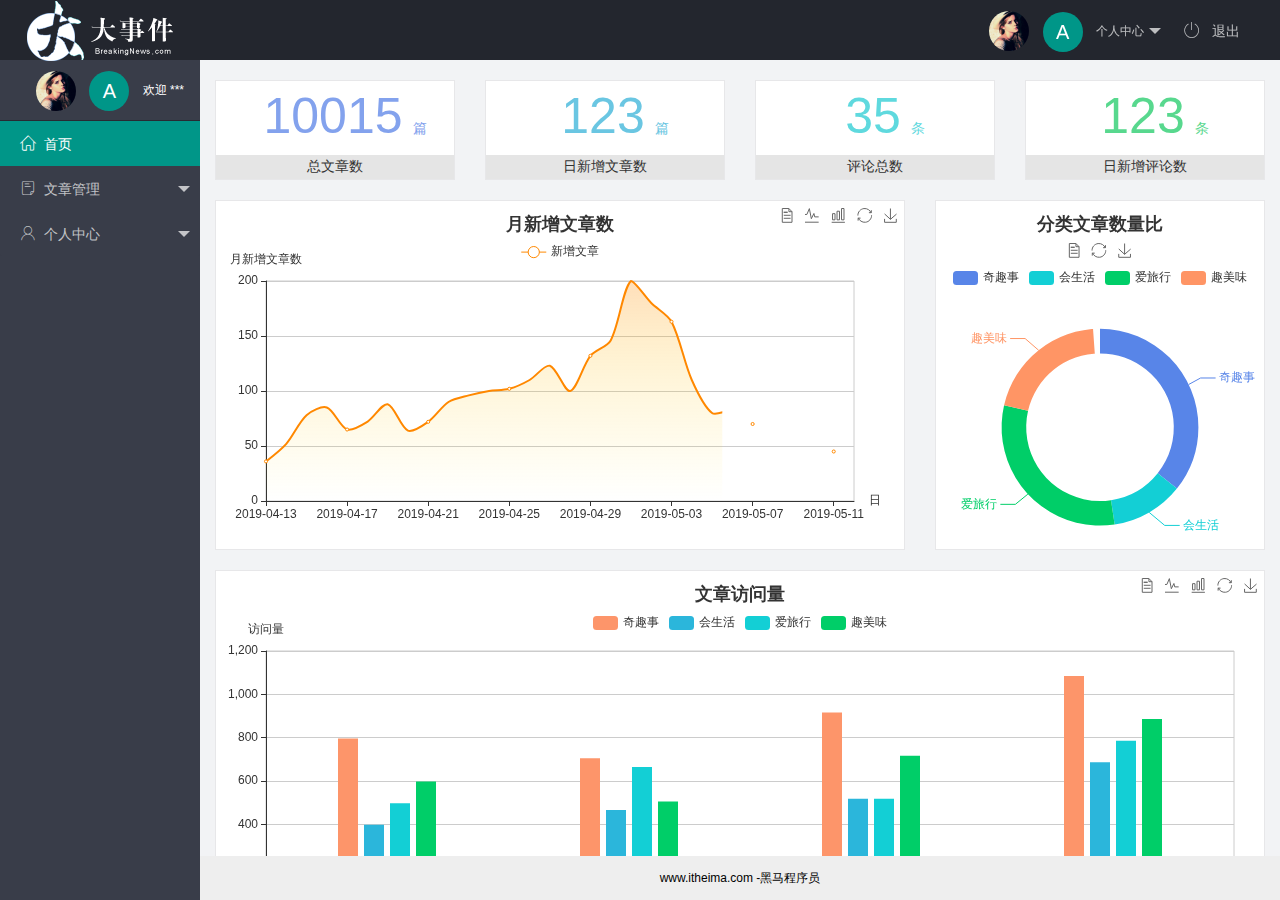
<file: index.html>
<!DOCTYPE html>
<html lang="en">

<head>
  <meta charset="UTF-8">
  <meta http-equiv="X-UA-Compatible" content="IE=edge">
  <meta name="viewport" content="width=device-width, initial-scale=1.0">
  <title>后台主页</title>
  <!-- 导入layui 的样式表 -->
  <link rel="stylesheet" href="/assets/lib/layui/css/layui.css">
  <!-- 导入第三方图标库 -->
  <link rel="stylesheet" href="/assets/fonts/iconfont.css">
  <!-- 导入自己的css -->
  <link rel="stylesheet" href="/assets/css/index.css">
</head>

<body class="layui-layout-body">
  <div class="layui-layout layui-layout-admin">
    <div class="layui-header">

      <div class="layui-logo">
        <img src="/assets/images/logo.png" alt="">
      </div>
      <!-- 头部区域（可配合layui已有的水平导航） -->


      <dl class="layui-nav-child">
        <dd><a href="">邮件管理</a></dd>
        <dd><a href="">消息管理</a></dd>
        <dd><a href="">授权管理</a></dd>
      </dl>
      </li>

      <ul class="layui-nav layui-layout-right">
        <li class="layui-nav-item">
          <a href="javascript:;" class="userinfo">
            <img src="/assets/images/sample.jpg" class="layui-nav-img">
            <span class="text-avatar">A</span>
            个人中心
          </a>
          <dl class="layui-nav-child">
            <dd><a href="/ueser/user_info.html" target="fm">基本资料</a></dd>
            <dd><a href="/ueser/ueser_avatar.html" target="fm">更换头像</a></dd>
            <dd><a href="/ueser/user.pwd.html" target="fm">重置密码</a></dd>
          </dl>
        </li>
        <li class="layui-nav-item"><a href="javascript:;" id="btnLogout"><span class="iconfont icon-tuichu"></span>
            退出</a></li>
      </ul>
    </div>

    <div class="layui-side layui-bg-black">
      <div class="layui-side-scroll">
        <div class="userinfo">
          <img src="/assets/images/sample.jpg" class="layui-nav-img">
          <span class="text-avatar">A</span>
          <span id='welcome'>欢迎 ***</span>
        </div>
        <!-- 左侧导航区域（可配合layui已有的垂直导航） -->
        <ul class="layui-nav layui-nav-tree" lay-shrink='all'>
          <li class="layui-nav-item layui-this"><a href="/home/dashboard.html" target="fm"><span
                class="iconfont icon-home"></span>首页</a></li>
          <li class="layui-nav-item ">
            <a class="" href="javascript:;"><span class="iconfont icon-16"></span>文章管理</a>
            <dl class="layui-nav-child">
              <dd><a href="/article/art_cate.html" target="fm"><i class="layui-icon layui-icon-app"></i> 文章类别</a></dd>
              <dd><a href="/article/art_list.html" target="fm"><i class="layui-icon layui-icon-app"></i> 文章列表</a></dd>
              <dd><a href="/article/art_pub.html" target="fm"><i class="layui-icon layui-icon-app"></i> 发布文章</a></dd>

            </dl>
          </li>
          <li class="layui-nav-item">
            <a href="javascript:;"><span class="iconfont icon-user"></span>个人中心</a>
            <dl class="layui-nav-child">
              <dd><a href="/ueser/user_info.html" target="fm"><i class="layui-icon layui-icon-app"></i>
                  基本资料</a></dd>
              <dd><a href="/ueser/ueser_avatar.html" target="fm"><i class="layui-icon layui-icon-app"></i> 更换头像</a></dd>
              <dd><a href="/ueser/user.pwd.html" target="fm"><i class="layui-icon layui-icon-app"></i> 重置密码</a></dd>

            </dl>
          </li>

        </ul>
      </div>
    </div>

    <div class="layui-body">
      <!-- 内容主体区域 -->
      <iframe name="fm" src="/home/dashboard.html" frameborder="0"></iframe>
    </div>

    <div class="layui-footer">
      <!-- 底部固定区域 -->
      www.itheima.com -黑马程序员
    </div>
  </div>
  <!-- <script src="../src/layui.js"></script>
  <script>
    //JavaScript代码区域
    layui.use('element', function () {
      var element = layui.element;

    });
  </script> -->
  <!-- 导入 layui 的js文件 -->
  <script src="./assets/lib/layui/layui.all.js"></script>
  <!-- 导入 jQuery -->
  <script src="/assets/lib/jquery.js"></script>
  <!-- d导入自己封装的 baseAPI -->
  <script src="/assets/js/baseAPI.js"></script>
  <!-- 导入自己的 js文件 -->
  <script src="/assets/js/index.js"></script>
</body>


</html>
</file>
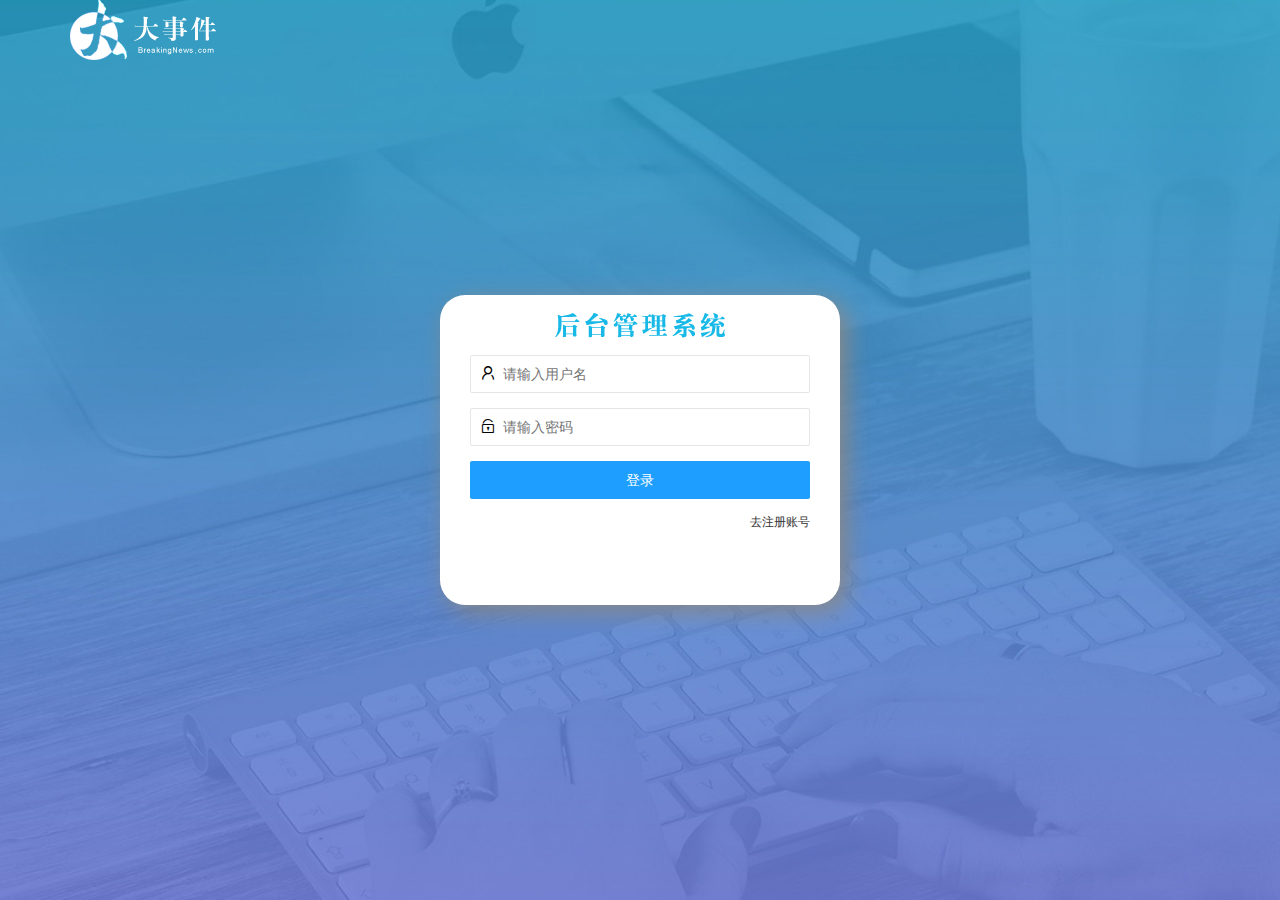
<file: login.html>
<!DOCTYPE html>
<html lang="en">

<head>
  <meta charset="UTF-8">
  <meta http-equiv="X-UA-Compatible" content="IE=edge">
  <meta name="viewport" content="width=device-width, initial-scale=1.0">
  <title>大事件-登录注册事件</title>
  <!-- 导入layui 的样式 -->
  <link rel="stylesheet" href="./assets/lib/layui/css/layui.css">
  <!-- 导入自己的样式表 -->
  <link rel="stylesheet" href="./assets/css/login.css">

</head>

<body>
  <!-- 头部区域 -->
  <div class="layui-main">
    <img src="./assets/images/logo.png" alt="">
  </div>
  <!-- 登录注册区域 -->
  <div class="loginAndRegBox">
    <div class="title-box"></div>
    <!-- 登录的div -->
    <div class="login-box">
      <!-- 登录的表单 -->
      <form class="layui-form" action="" id="form_login">
        <!-- 用户名 -->
        <div class="layui-form-item">
          <i class="layui-icon layui-icon-username"></i>
          <input type="text" name="username" required lay-verify="required" placeholder="请输入用户名" autocomplete="off"
            class="layui-input" />
        </div>
        <!-- 密码框 -->
        <div class="layui-form-item">
          <i class="layui-icon layui-icon-password"></i>
          <input type="password" name="password" required lay-verify="required|pwd" placeholder="请输入密码"
            autocomplete="off" class="layui-input" />
        </div>
        <!-- 登录按钮 -->
        <div class="layui-form-item">
          <button class="layui-btn layui-btn-fluid layui-btn-normal" lay-submit lay-filter="formDemo">登录</button>

        </div>
        <div class="layui-form-item links">
          <a href="javascript:;" id="link_reg">去注册账号</a>
        </div>
    </div>

    </form>
    <div class="reg-box">
      <!-- 注册的表单 -->
      <form class="layui-form" action="" id='form_reg'>
        <!-- 用户名 -->
        <div class="layui-form-item">
          <i class="layui-icon layui-icon-username"></i>
          <input type="text" name="username" required lay-verify="required" placeholder="请输入用户名" autocomplete="off"
            class="layui-input" />
        </div>
        <!-- 密码 -->
        <div class="layui-form-item">
          <i class="layui-icon layui-icon-password"></i>
          <input type="password" name="password" required lay-verify="required|pwd" placeholder="请输入密码"
            autocomplete="off" class="layui-input" />
        </div>
        <!-- 密码确认框 -->
        <div class="layui-form-item">
          <i class="layui-icon layui-icon-password"></i>
          <input type="password" name="repassword" required lay-verify="required|pwd|repwd" placeholder="再次确认密码"
            autocomplete="off" class="layui-input" />
        </div>
        <!-- 注册按钮 -->
        <div class="layui-form-item">
          <!-- 注意：表单提交按钮和普通按钮的区别，就是 lay-submit 属性 -->
          <button class="layui-btn layui-btn-fluid layui-btn-normal" lay-submit>注册</button>
        </div>
        <div class="layui-form-item links">
          <a href="javascript:;" id="link_login">去登录</a>
        </div>
      </form>
      <!-- <a href="javascript:;" id="link_login">去登录</a> -->
    </div>
  </div>



  <!-- layui 的js文件 -->
  <script src="./assets/lib/layui/layui.all.js"></script>
  <!-- 导入 Jquery -->
  <script src="/assets/lib/jquery.js"></script>
  <!-- 导入自己封装的baseAPI .js -->
  <script src="/assets/js/baseAPI.js"></script>
  <!-- 导入自己的 js -->
  <script src="/assets/js/login.js"></script>

</body>

</html>
</file>
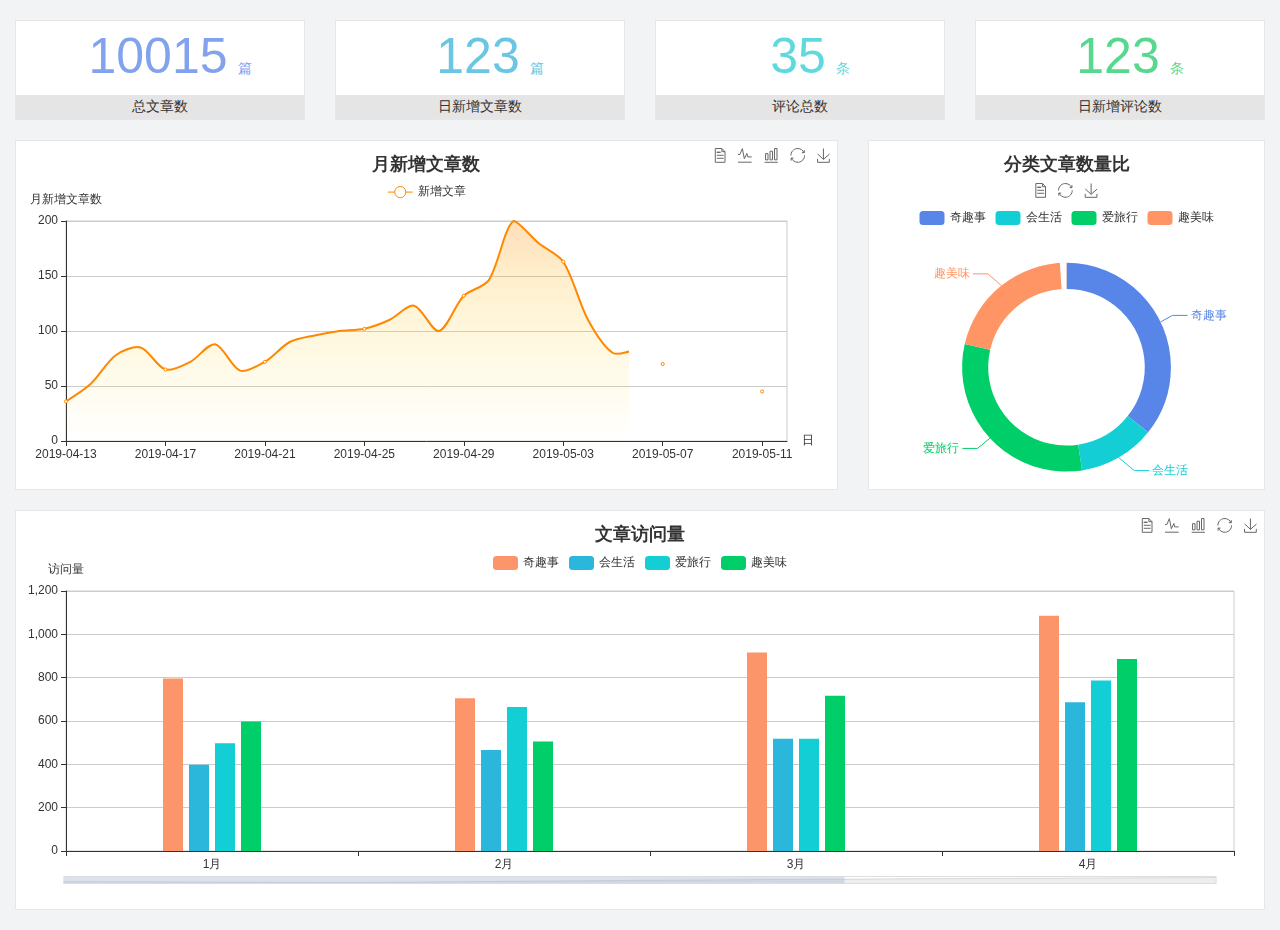
<file: home/dashboard.html>
<!DOCTYPE html>
<html lang="en">

<head>
  <meta charset="UTF-8">
  <meta name="viewport" content="width=device-width, initial-scale=1.0">
  <meta http-equiv="X-UA-Compatible" content="ie=edge">
  <title>图表统计</title>
  <link rel="stylesheet" href="../../assets/lib/bootstrap.css" />
  <link rel="stylesheet" href="../../assets/lib/main.css" />
  <script src="../../assets/lib/jquery.js"></script>
  <script type="text/javascript" src="../../assets/lib/echarts.min.js"></script>
</head>

<body>
  <div class="container-fluid">
    <div class="row spannel_list">
      <div class="col-sm-3 col-xs-6">
        <div class="spannel">
          <em>10015</em><span>篇</span>
          <b>总文章数</b>
        </div>
      </div>
      <div class="col-sm-3 col-xs-6">
        <div class="spannel scolor01">
          <em>123</em><span>篇</span>
          <b>日新增文章数</b>
        </div>
      </div>
      <div class="col-sm-3 col-xs-6">
        <div class="spannel scolor02">
          <em>35</em><span>条</span>
          <b>评论总数</b>
        </div>
      </div>
      <div class="col-sm-3 col-xs-6">
        <div class="spannel scolor03">
          <em>123</em><span>条</span>
          <b>日新增评论数</b>
        </div>
      </div>
    </div>
  </div>

  <div class="container-fluid">
    <div class="row curve-pie">
      <div class="col-lg-8 col-md-8">
        <div class="gragh_pannel" id="curve_show"></div>
      </div>
      <div class="col-lg-4 col-md-4">
        <div class="gragh_pannel" id="pie_show"></div>
      </div>
    </div>
  </div>

  <div class="container-fluid">
    <div class="column_pannel" id="column_show"></div>
  </div>

  <script>
    var oChart = echarts.init(document.getElementById('curve_show'));
    var aList_all = [
      { 'count': 36, 'date': '2019-04-13' },
      { 'count': 52, 'date': '2019-04-14' },
      { 'count': 78, 'date': '2019-04-15' },
      { 'count': 85, 'date': '2019-04-16' },
      { 'count': 65, 'date': '2019-04-17' },
      { 'count': 72, 'date': '2019-04-18' },
      { 'count': 88, 'date': '2019-04-19' },
      { 'count': 64, 'date': '2019-04-20' },
      { 'count': 72, 'date': '2019-04-21' },
      { 'count': 90, 'date': '2019-04-22' },
      { 'count': 96, 'date': '2019-04-23' },
      { 'count': 100, 'date': '2019-04-24' },
      { 'count': 102, 'date': '2019-04-25' },
      { 'count': 110, 'date': '2019-04-26' },
      { 'count': 123, 'date': '2019-04-27' },
      { 'count': 100, 'date': '2019-04-28' },
      { 'count': 132, 'date': '2019-04-29' },
      { 'count': 146, 'date': '2019-04-30' },
      { 'count': 200, 'date': '2019-05-01' },
      { 'count': 180, 'date': '2019-05-02' },
      { 'count': 163, 'date': '2019-05-03' },
      { 'count': 110, 'date': '2019-05-04' },
      { 'count': 80, 'date': '2019-05-05' },
      { 'count': 82, 'date': '2019-05-06' },
      { 'count': 70, 'date': '2019-05-07' },
      { 'count': 65, 'date': '2019-05-08' },
      { 'count': 54, 'date': '2019-05-09' },
      { 'count': 40, 'date': '2019-05-10' },
      { 'count': 45, 'date': '2019-05-11' },
      { 'count': 38, 'date': '2019-05-12' },
    ];

    let aCount = [];
    let aDate = [];

    for (var i = 0; i < aList_all.length; i++) {
      aCount.push(aList_all[i].count);
      aDate.push(aList_all[i].date);
    }

    var chartopt = {
      title: {
        text: '月新增文章数',
        left: 'center',
        top: '10'
      },
      tooltip: {
        trigger: 'axis'
      },
      legend: {
        data: ['新增文章'],
        top: '40'
      },
      toolbox: {
        show: true,
        feature: {
          mark: { show: true },
          dataView: { show: true, readOnly: false },
          magicType: { show: true, type: ['line', 'bar'] },
          restore: { show: true },
          saveAsImage: { show: true }
        }
      },
      calculable: true,
      xAxis: [
        {
          name: '日',
          type: 'category',
          boundaryGap: false,
          data: aDate
        }
      ],
      yAxis: [
        {
          name: '月新增文章数',
          type: 'value'
        }
      ],
      series: [
        {
          name: '新增文章',
          type: 'line',
          smooth: true,
          itemStyle: { normal: { areaStyle: { type: 'default' }, color: '#f80' }, lineStyle: { color: '#f80' } },
          data: aCount
        }],
      areaStyle: {
        normal: {
          color: new echarts.graphic.LinearGradient(0, 0, 0, 1, [{
            offset: 0,
            color: 'rgba(255,136,0,0.39)'
          }, {
            offset: .34,
            color: 'rgba(255,180,0,0.25)'
          }, {
            offset: 1,
            color: 'rgba(255,222,0,0.00)'
          }])

        }
      },
      grid: {
        show: true,
        x: 50,
        x2: 50,
        y: 80,
        height: 220
      }
    };

    oChart.setOption(chartopt);


    var oPie = echarts.init(document.getElementById('pie_show'));
    var oPieopt =
    {
      title: {
        top: 10,
        text: '分类文章数量比',
        x: 'center'
      },
      tooltip: {
        trigger: 'item',
        formatter: "{a} <br/>{b} : {c} ({d}%)"
      },
      color: ['#5885e8', '#13cfd5', '#00ce68', '#ff9565'],
      legend: {
        x: 'center',
        top: 65,
        data: ['奇趣事', '会生活', '爱旅行', '趣美味']
      },
      toolbox: {
        show: true,
        x: 'center',
        top: 35,
        feature: {
          mark: { show: true },
          dataView: { show: true, readOnly: false },
          magicType: {
            show: true,
            type: ['pie', 'funnel'],
            option: {
              funnel: {
                x: '25%',
                width: '50%',
                funnelAlign: 'left',
                max: 1548
              }
            }
          },
          restore: { show: true },
          saveAsImage: { show: true }
        }
      },
      calculable: true,
      series: [
        {
          name: '访问来源',
          type: 'pie',
          radius: ['45%', '60%'],
          center: ['50%', '65%'],
          data: [
            { value: 300, name: '奇趣事' },
            { value: 100, name: '会生活' },
            { value: 260, name: '爱旅行' },
            { value: 180, name: '趣美味' }
          ]
        }
      ]
    };
    oPie.setOption(oPieopt);



    var oColumn = this.echarts.init(document.getElementById('column_show'));
    var oColumnopt =
    {
      title: {
        text: '文章访问量',
        left: 'center',
        top: '10'
      },
      tooltip: {
        trigger: 'axis'
      },
      legend: {
        data: ['奇趣事', '会生活', '爱旅行', '趣美味'],
        top: '40'
      },
      toolbox: {
        show: true,
        feature: {
          mark: { show: true },
          dataView: { show: true, readOnly: false },
          magicType: { show: true, type: ['line', 'bar'] },
          restore: { show: true },
          saveAsImage: { show: true }
        }
      },
      calculable: true,
      xAxis: [
        {
          type: 'category',
          data: ['1月', '2月', '3月', '4月', '5月']
        }
      ],
      yAxis: [
        {
          name: '访问量',
          type: 'value'
        }
      ],
      series: [
        {
          name: '奇趣事',
          type: 'bar',
          barWidth: 20,
          itemStyle: {
            normal: { areaStyle: { type: 'default' }, color: '#fd956a' }
          },
          data: [800, 708, 920, 1090, 1200]
        },
        {
          name: '会生活',
          type: 'bar',
          barWidth: 20,
          itemStyle: {
            normal: { areaStyle: { type: 'default' }, color: '#2bb6db' }
          },
          data: [400, 468, 520, 690, 800]
        },
        {
          name: '爱旅行',
          type: 'bar',
          barWidth: 20,
          itemStyle: {
            normal: { areaStyle: { type: 'default' }, color: '#13cfd5' }
          },
          data: [500, 668, 520, 790, 900]
        },
        {
          name: '趣美味',
          type: 'bar',
          barWidth: 20,
          itemStyle: {
            normal: { areaStyle: { type: 'default' }, color: '#00ce68' }
          },
          data: [600, 508, 720, 890, 1000]
        }
      ],
      grid: {
        show: true,
        x: 50,
        x2: 30,
        y: 80,
        height: 260
      },
      dataZoom: [//给x轴设置滚动条
        {
          start: 0,//默认为0
          end: 100 - 1000 / 31,//默认为100
          type: 'slider',
          show: true,
          xAxisIndex: [0],
          handleSize: 0,//滑动条的 左右2个滑动条的大小
          height: 8,//组件高度
          left: 45, //左边的距离
          right: 50,//右边的距离
          bottom: 26,//右边的距离
          handleColor: '#ddd',//h滑动图标的颜色
          handleStyle: {
            borderColor: "#cacaca",
            borderWidth: "1",
            shadowBlur: 2,
            background: "#ddd",
            shadowColor: "#ddd",
          }
        }]
    };
    oColumn.setOption(oColumnopt);
  </script>
</body>

</html>
</file>
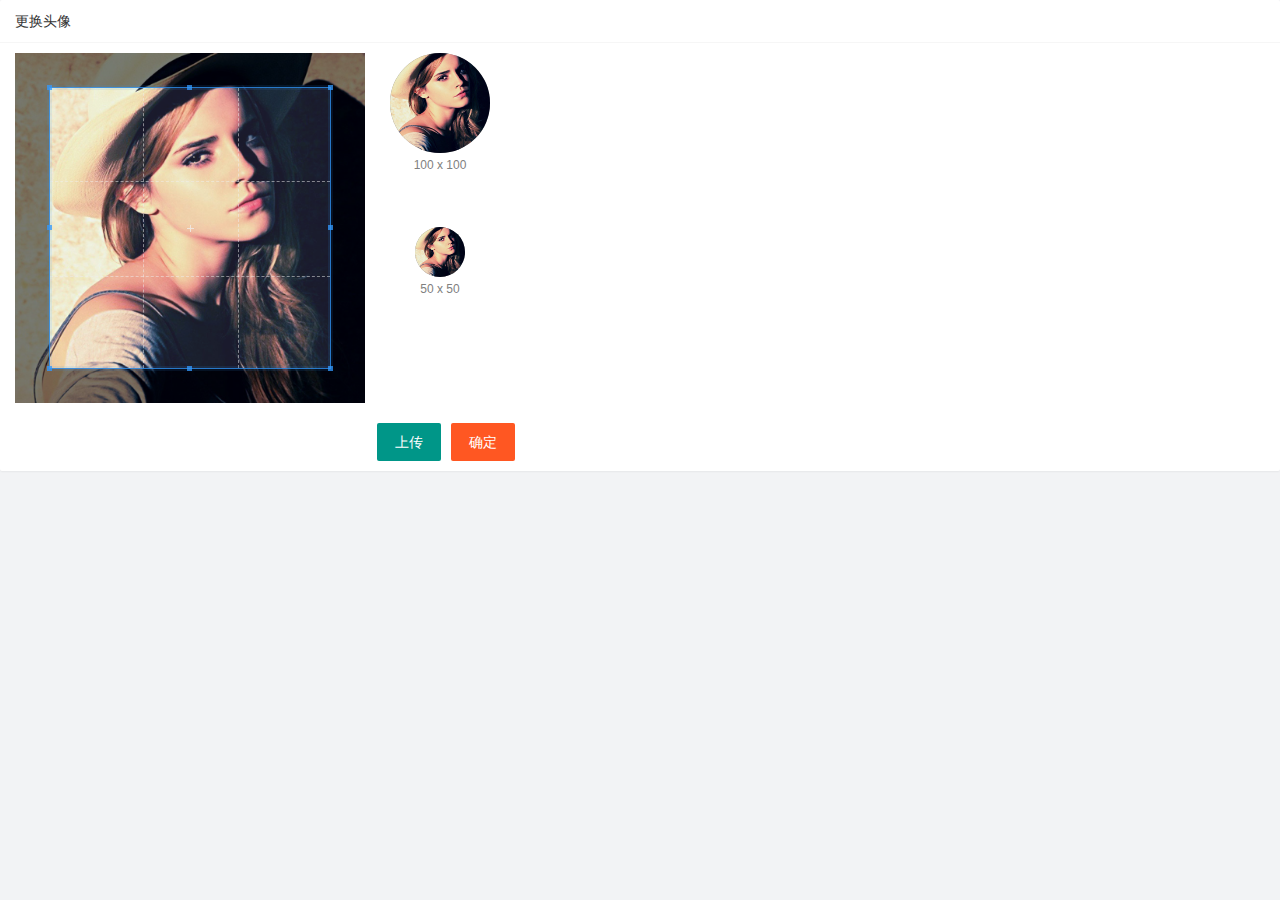
<file: ueser/ueser_avatar.html>
<!DOCTYPE html>
<html lang="en">

<head>
  <meta charset="UTF-8">
  <meta http-equiv="X-UA-Compatible" content="IE=edge">
  <meta name="viewport" content="width=device-width, initial-scale=1.0">
  <title>Document</title>
  <link rel="stylesheet" href="/assets/lib/layui/css/layui.css">
  <link rel="stylesheet" href="/assets/lib/cropper/cropper.css" />
  <link rel="stylesheet" href="/assets/css/user/user_avatar.css">
</head>

<body>
  <!-- 卡片区 -->
  <div class="layui-card">
    <div class="layui-card-header">更换头像</div>
    <div class="layui-card-body">
      <!-- 第一行的图片裁剪和预览区域 -->
      <div class="row1">
        <!-- 图片裁剪区域 -->
        <div class="cropper-box">
          <!-- 这个 img 标签很重要，将来会把它初始化为裁剪区域 -->
          <img id="image" src="/assets/images/sample.jpg" />
        </div>
        <!-- 图片的预览区域 -->
        <div class="preview-box">
          <div>
            <!-- 宽高为 100px 的预览区域 -->
            <div class="img-preview w100"></div>
            <p class="size">100 x 100</p>
          </div>
          <div>
            <!-- 宽高为 50px 的预览区域 -->
            <div class="img-preview w50"></div>
            <p class="size">50 x 50</p>
          </div>
        </div>
      </div>

      <!-- 第二行的按钮区域 -->
      <div class="row2">
        <!-- 通过 accept 属性 可以指定 允许用户选择什么类型的文件 -->
        <input type="file" id="file" accept="image/png,image/jpg">
        <button type="button" class="layui-btn" id="btnChooseImage">上传</button>
        <button type="button" class="layui-btn layui-btn-danger" id="btnUpload">确定</button>
      </div>
    </div>
  </div>
  <script src="/assets/lib/layui/layui.all.js"></script>
  <script src="/assets/lib/jquery.js"></script>
  <script src="/assets/lib/cropper/Cropper.js"></script>
  <script src="/assets/lib/cropper/jquery-cropper.js"></script>
  <script src="/assets/js/baseAPI.js"></script>
  <script src="/assets/js/user_avatar.js"></script>
</body>

</html>
</file>
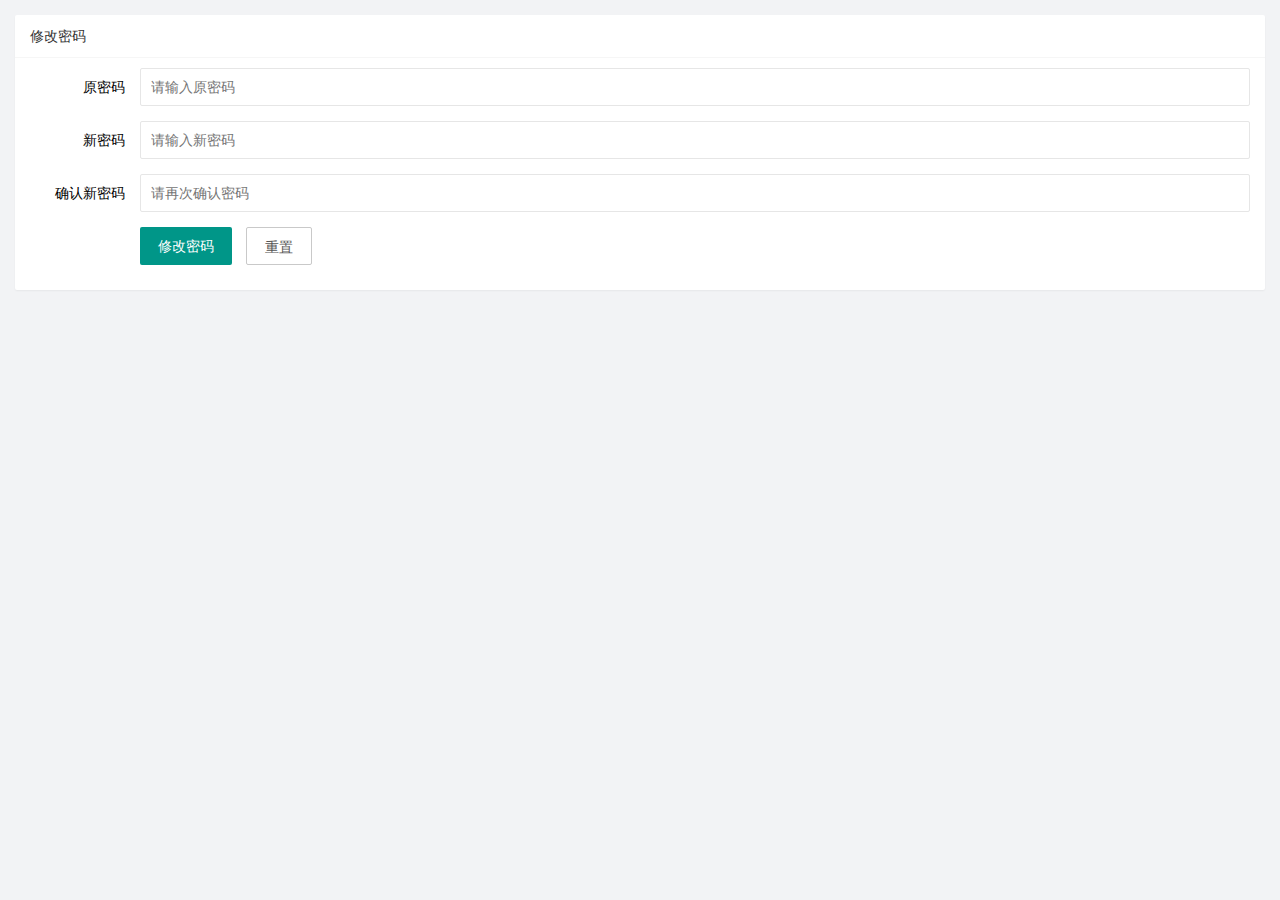
<file: ueser/user.pwd.html>
<!DOCTYPE html>
<html lang="en">

<head>
  <meta charset="UTF-8">
  <meta http-equiv="X-UA-Compatible" content="IE=edge">
  <meta name="viewport" content="width=device-width, initial-scale=1.0">

  <title>Document</title>
  <link rel="stylesheet" href="/assets/lib/layui/css/layui.css">
  <link rel="stylesheet" href="/assets/css/user/user_pwd.css">
</head>

<body>
  <!-- 卡片区域 -->
  <div class="layui-card">
    <div class="layui-card-header">修改密码</div>
    <div class="layui-card-body">
      <form class="layui-form" action="">
        <div class="layui-form-item">
          <label class="layui-form-label">原密码</label>
          <div class="layui-input-block">
            <input type="password" name="oldPwd" required lay-verify="required|pwd" placeholder="请输入原密码"
              autocomplete="off" class="layui-input">
          </div>
        </div>
        <div class="layui-form-item">
          <label class="layui-form-label">新密码</label>
          <div class="layui-input-block">
            <input type="password" name="newPwd" required lay-verify="required|pwd|samePwd" placeholder="请输入新密码"
              autocomplete="off" class="layui-input">
          </div>
        </div>
        <div class="layui-form-item">
          <label class="layui-form-label">确认新密码</label>
          <div class="layui-input-block">
            <input type="password" name="rePwd" required lay-verify="required|pwd|rePwd" placeholder="请再次确认密码"
              autocomplete="off" class="layui-input">
          </div>
        </div>
        <div class="layui-form-item">
          <div class="layui-input-block">
            <button class="layui-btn" lay-submit lay-filter="formDemo">修改密码</button>
            <button type="reset" class="layui-btn layui-btn-primary">重置</button>
          </div>
        </div>
      </form>
    </div>
  </div>
  <!-- layui 的js -->
  <script src="/assets/lib/layui/layui.all.js"></script>
  <!-- jQuery -->
  <script src="/assets/lib/jquery.js"></script>
  <!-- baseAPI -->
  <script src="/assets/js/baseAPI.js"></script>
  <!-- 自己的js -->
  <script src="/assets/js/user_pwd.js"></script>
</body>

</html>
</file>
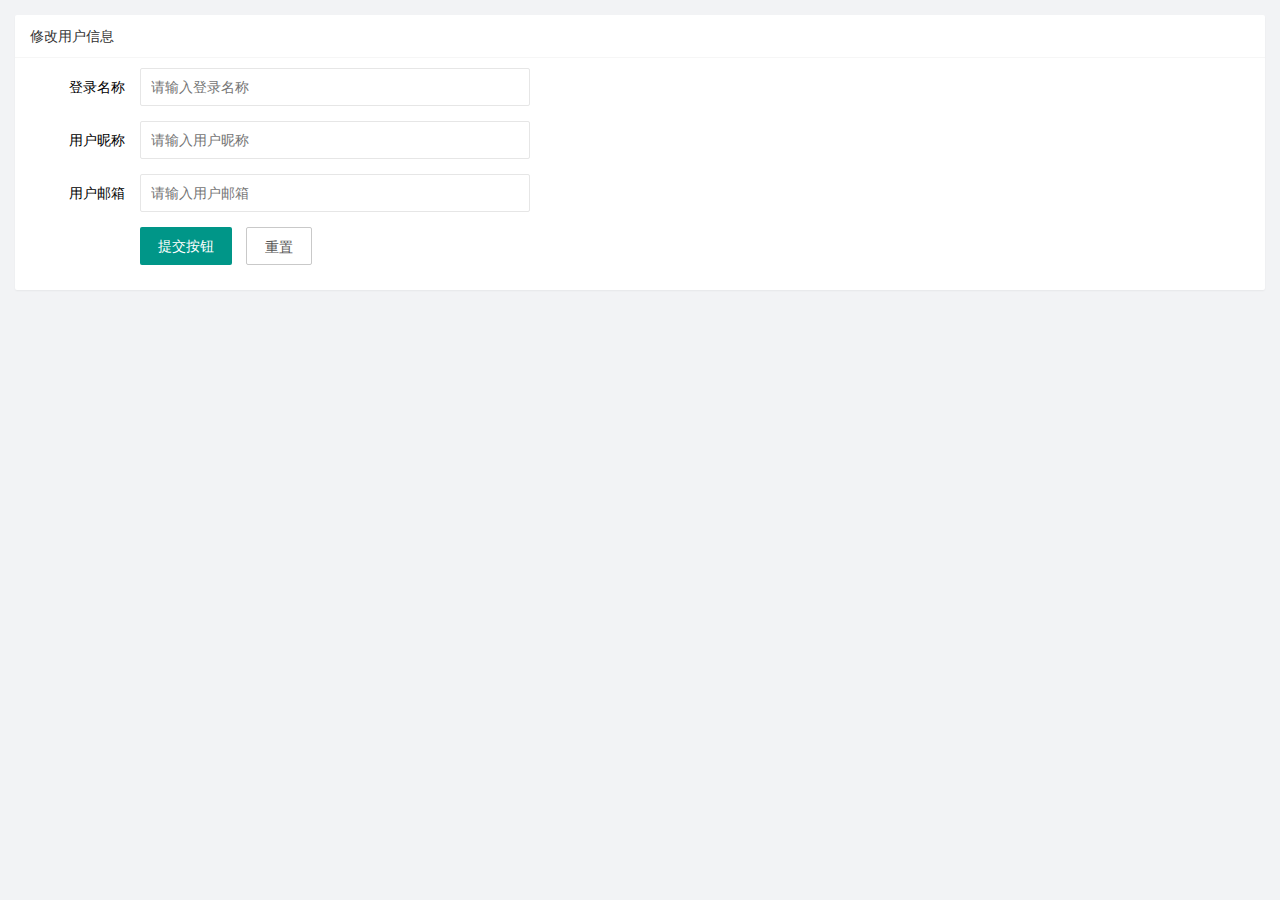
<file: ueser/user_info.html>
<!DOCTYPE html>
<html lang="en">

<head>
  <meta charset="UTF-8">
  <meta http-equiv="X-UA-Compatible" content="IE=edge">
  <meta name="viewport" content="width=device-width, initial-scale=1.0">
  <title>Document</title>
  <!-- layui 的样式 -->
  <link rel="stylesheet" href="/assets/lib/layui/css/layui.css">
  <!-- 自己的样式 -->
  <link rel="stylesheet" href="/assets/css/user/user_info.css">

</head>

<body>
  <!-- 卡片区域 -->
  <div class="layui-card">
    <div class="layui-card-header">修改用户信息</div>
    <div class="layui-card-body">
      <form class="layui-form" lay-filter="formUserInfo">
        <!-- 隐藏域 -->
        <input type="hidden" name="id" value="" />
        <div class="layui-form-item">
          <label class="layui-form-label">登录名称</label>
          <div class="layui-input-block">
            <input type="text" name="username" required lay-verify="required" placeholder="请输入登录名称" autocomplete="off"
              class="layui-input">
          </div>
        </div>
        <div class="layui-form-item">
          <label class="layui-form-label">用户昵称</label>
          <div class="layui-input-block">
            <input type="text" name="nickname" required lay-verify="required|nickname" placeholder="请输入用户昵称"
              autocomplete="off" class="layui-input">
          </div>
        </div>
        <div class="layui-form-item">
          <label class="layui-form-label">用户邮箱</label>
          <div class="layui-input-block">
            <input type="text" name="email" required lay-verify="required|email" placeholder="请输入用户邮箱"
              autocomplete="off" class="layui-input">
          </div>
        </div>
        <div class="layui-form-item">
          <div class="layui-input-block">
            <button class="layui-btn" lay-submit lay-filter="formDemo">提交按钮</button>
            <button type="reset" class="layui-btn layui-btn-primary">重置</button>
          </div>
        </div>
      </form>
    </div>
  </div>
  <!-- layui 的js文件 -->
  <script src="/assets/lib/layui/layui.all.js"></script>
  <!-- jQuery -->
  <script src="/assets/lib/jquery.js"></script>
  <script src="/assets/js/baseAPI.js"></script>
  <!-- 自己的js -->
  <script src="/assets/js/user_info.js"></script>

</body>

</html>
</file>
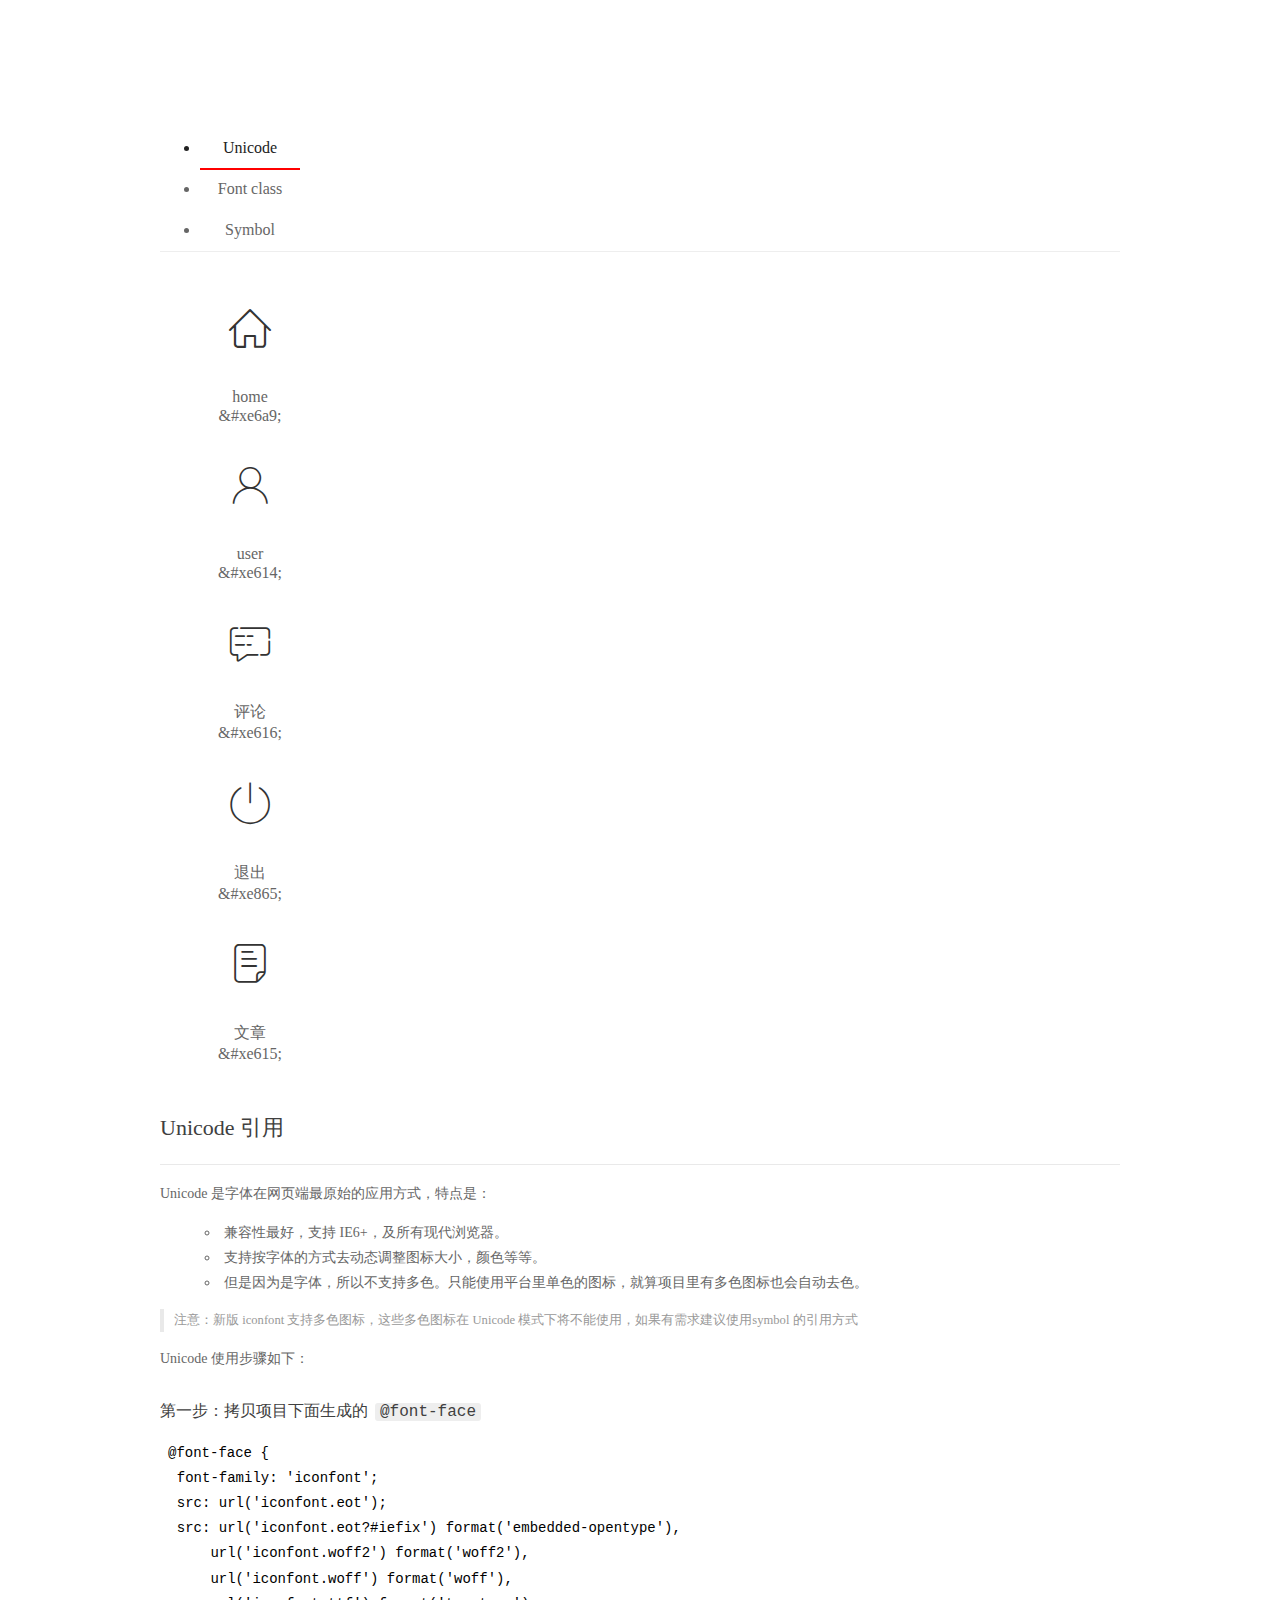
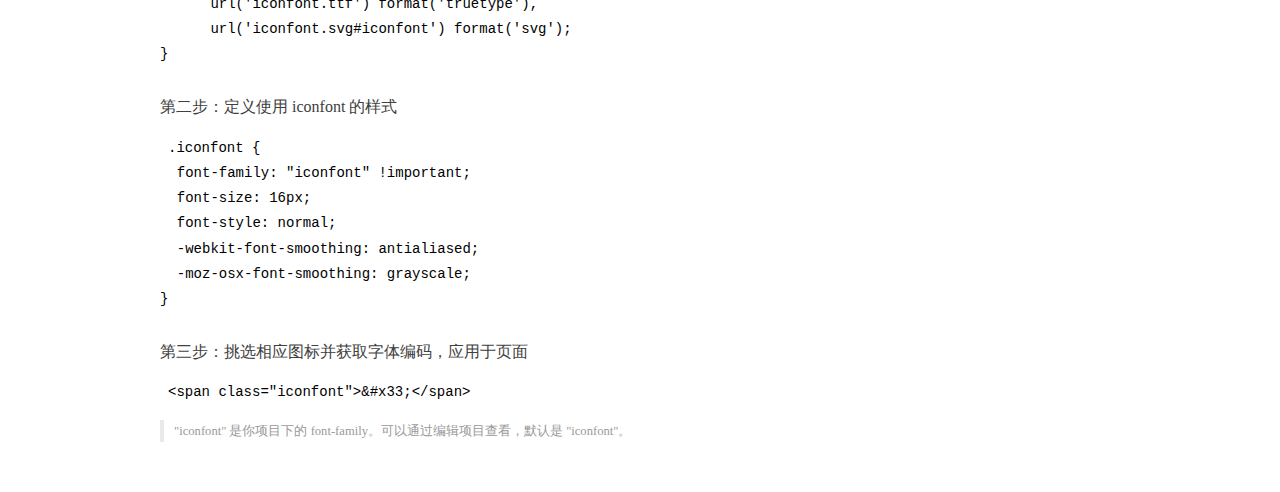
<file: assets/fonts/demo_index.html>
<!DOCTYPE html>
<html>
<head>
  <meta charset="utf-8"/>
  <title>IconFont Demo</title>
  <link rel="shortcut icon" href="https://gtms04.alicdn.com/tps/i4/TB1_oz6GVXXXXaFXpXXJDFnIXXX-64-64.ico" type="image/x-icon"/>
  <link rel="stylesheet" href="https://g.alicdn.com/thx/cube/1.3.2/cube.min.css">
  <link rel="stylesheet" href="demo.css">
  <link rel="stylesheet" href="iconfont.css">
  <script src="iconfont.js"></script>
  <!-- jQuery -->
  <script src="https://a1.alicdn.com/oss/uploads/2018/12/26/7bfddb60-08e8-11e9-9b04-53e73bb6408b.js"></script>
  <!-- 代码高亮 -->
  <script src="https://a1.alicdn.com/oss/uploads/2018/12/26/a3f714d0-08e6-11e9-8a15-ebf944d7534c.js"></script>
</head>
<body>
  <div class="main">
    <h1 class="logo"><a href="https://www.iconfont.cn/" title="iconfont 首页" target="_blank">&#xe86b;</a></h1>
    <div class="nav-tabs">
      <ul id="tabs" class="dib-box">
        <li class="dib active"><span>Unicode</span></li>
        <li class="dib"><span>Font class</span></li>
        <li class="dib"><span>Symbol</span></li>
      </ul>
      
    </div>
    <div class="tab-container">
      <div class="content unicode" style="display: block;">
          <ul class="icon_lists dib-box">
          
            <li class="dib">
              <span class="icon iconfont">&#xe6a9;</span>
                <div class="name">home</div>
                <div class="code-name">&amp;#xe6a9;</div>
              </li>
          
            <li class="dib">
              <span class="icon iconfont">&#xe614;</span>
                <div class="name">user</div>
                <div class="code-name">&amp;#xe614;</div>
              </li>
          
            <li class="dib">
              <span class="icon iconfont">&#xe616;</span>
                <div class="name">评论</div>
                <div class="code-name">&amp;#xe616;</div>
              </li>
          
            <li class="dib">
              <span class="icon iconfont">&#xe865;</span>
                <div class="name">退出</div>
                <div class="code-name">&amp;#xe865;</div>
              </li>
          
            <li class="dib">
              <span class="icon iconfont">&#xe615;</span>
                <div class="name">文章</div>
                <div class="code-name">&amp;#xe615;</div>
              </li>
          
          </ul>
          <div class="article markdown">
          <h2 id="unicode-">Unicode 引用</h2>
          <hr>

          <p>Unicode 是字体在网页端最原始的应用方式，特点是：</p>
          <ul>
            <li>兼容性最好，支持 IE6+，及所有现代浏览器。</li>
            <li>支持按字体的方式去动态调整图标大小，颜色等等。</li>
            <li>但是因为是字体，所以不支持多色。只能使用平台里单色的图标，就算项目里有多色图标也会自动去色。</li>
          </ul>
          <blockquote>
            <p>注意：新版 iconfont 支持多色图标，这些多色图标在 Unicode 模式下将不能使用，如果有需求建议使用symbol 的引用方式</p>
          </blockquote>
          <p>Unicode 使用步骤如下：</p>
          <h3 id="-font-face">第一步：拷贝项目下面生成的 <code>@font-face</code></h3>
<pre><code class="language-css"
>@font-face {
  font-family: 'iconfont';
  src: url('iconfont.eot');
  src: url('iconfont.eot?#iefix') format('embedded-opentype'),
      url('iconfont.woff2') format('woff2'),
      url('iconfont.woff') format('woff'),
      url('iconfont.ttf') format('truetype'),
      url('iconfont.svg#iconfont') format('svg');
}
</code></pre>
          <h3 id="-iconfont-">第二步：定义使用 iconfont 的样式</h3>
<pre><code class="language-css"
>.iconfont {
  font-family: "iconfont" !important;
  font-size: 16px;
  font-style: normal;
  -webkit-font-smoothing: antialiased;
  -moz-osx-font-smoothing: grayscale;
}
</code></pre>
          <h3 id="-">第三步：挑选相应图标并获取字体编码，应用于页面</h3>
<pre>
<code class="language-html"
>&lt;span class="iconfont"&gt;&amp;#x33;&lt;/span&gt;
</code></pre>
          <blockquote>
            <p>"iconfont" 是你项目下的 font-family。可以通过编辑项目查看，默认是 "iconfont"。</p>
          </blockquote>
          </div>
      </div>
      <div class="content font-class">
        <ul class="icon_lists dib-box">
          
          <li class="dib">
            <span class="icon iconfont icon-home"></span>
            <div class="name">
              home
            </div>
            <div class="code-name">.icon-home
            </div>
          </li>
          
          <li class="dib">
            <span class="icon iconfont icon-user"></span>
            <div class="name">
              user
            </div>
            <div class="code-name">.icon-user
            </div>
          </li>
          
          <li class="dib">
            <span class="icon iconfont icon-pinglun"></span>
            <div class="name">
              评论
            </div>
            <div class="code-name">.icon-pinglun
            </div>
          </li>
          
          <li class="dib">
            <span class="icon iconfont icon-tuichu"></span>
            <div class="name">
              退出
            </div>
            <div class="code-name">.icon-tuichu
            </div>
          </li>
          
          <li class="dib">
            <span class="icon iconfont icon-16"></span>
            <div class="name">
              文章
            </div>
            <div class="code-name">.icon-16
            </div>
          </li>
          
        </ul>
        <div class="article markdown">
        <h2 id="font-class-">font-class 引用</h2>
        <hr>

        <p>font-class 是 Unicode 使用方式的一种变种，主要是解决 Unicode 书写不直观，语意不明确的问题。</p>
        <p>与 Unicode 使用方式相比，具有如下特点：</p>
        <ul>
          <li>兼容性良好，支持 IE8+，及所有现代浏览器。</li>
          <li>相比于 Unicode 语意明确，书写更直观。可以很容易分辨这个 icon 是什么。</li>
          <li>因为使用 class 来定义图标，所以当要替换图标时，只需要修改 class 里面的 Unicode 引用。</li>
          <li>不过因为本质上还是使用的字体，所以多色图标还是不支持的。</li>
        </ul>
        <p>使用步骤如下：</p>
        <h3 id="-fontclass-">第一步：引入项目下面生成的 fontclass 代码：</h3>
<pre><code class="language-html">&lt;link rel="stylesheet" href="./iconfont.css"&gt;
</code></pre>
        <h3 id="-">第二步：挑选相应图标并获取类名，应用于页面：</h3>
<pre><code class="language-html">&lt;span class="iconfont icon-xxx"&gt;&lt;/span&gt;
</code></pre>
        <blockquote>
          <p>"
            iconfont" 是你项目下的 font-family。可以通过编辑项目查看，默认是 "iconfont"。</p>
        </blockquote>
      </div>
      </div>
      <div class="content symbol">
          <ul class="icon_lists dib-box">
          
            <li class="dib">
                <svg class="icon svg-icon" aria-hidden="true">
                  <use xlink:href="#icon-home"></use>
                </svg>
                <div class="name">home</div>
                <div class="code-name">#icon-home</div>
            </li>
          
            <li class="dib">
                <svg class="icon svg-icon" aria-hidden="true">
                  <use xlink:href="#icon-user"></use>
                </svg>
                <div class="name">user</div>
                <div class="code-name">#icon-user</div>
            </li>
          
            <li class="dib">
                <svg class="icon svg-icon" aria-hidden="true">
                  <use xlink:href="#icon-pinglun"></use>
                </svg>
                <div class="name">评论</div>
                <div class="code-name">#icon-pinglun</div>
            </li>
          
            <li class="dib">
                <svg class="icon svg-icon" aria-hidden="true">
                  <use xlink:href="#icon-tuichu"></use>
                </svg>
                <div class="name">退出</div>
                <div class="code-name">#icon-tuichu</div>
            </li>
          
            <li class="dib">
                <svg class="icon svg-icon" aria-hidden="true">
                  <use xlink:href="#icon-16"></use>
                </svg>
                <div class="name">文章</div>
                <div class="code-name">#icon-16</div>
            </li>
          
          </ul>
          <div class="article markdown">
          <h2 id="symbol-">Symbol 引用</h2>
          <hr>

          <p>这是一种全新的使用方式，应该说这才是未来的主流，也是平台目前推荐的用法。相关介绍可以参考这篇<a href="">文章</a>
            这种用法其实是做了一个 SVG 的集合，与另外两种相比具有如下特点：</p>
          <ul>
            <li>支持多色图标了，不再受单色限制。</li>
            <li>通过一些技巧，支持像字体那样，通过 <code>font-size</code>, <code>color</code> 来调整样式。</li>
            <li>兼容性较差，支持 IE9+，及现代浏览器。</li>
            <li>浏览器渲染 SVG 的性能一般，还不如 png。</li>
          </ul>
          <p>使用步骤如下：</p>
          <h3 id="-symbol-">第一步：引入项目下面生成的 symbol 代码：</h3>
<pre><code class="language-html">&lt;script src="./iconfont.js"&gt;&lt;/script&gt;
</code></pre>
          <h3 id="-css-">第二步：加入通用 CSS 代码（引入一次就行）：</h3>
<pre><code class="language-html">&lt;style&gt;
.icon {
  width: 1em;
  height: 1em;
  vertical-align: -0.15em;
  fill: currentColor;
  overflow: hidden;
}
&lt;/style&gt;
</code></pre>
          <h3 id="-">第三步：挑选相应图标并获取类名，应用于页面：</h3>
<pre><code class="language-html">&lt;svg class="icon" aria-hidden="true"&gt;
  &lt;use xlink:href="#icon-xxx"&gt;&lt;/use&gt;
&lt;/svg&gt;
</code></pre>
          </div>
      </div>

    </div>
  </div>
  <script>
  $(document).ready(function () {
      $('.tab-container .content:first').show()

      $('#tabs li').click(function (e) {
        var tabContent = $('.tab-container .content')
        var index = $(this).index()

        if ($(this).hasClass('active')) {
          return
        } else {
          $('#tabs li').removeClass('active')
          $(this).addClass('active')

          tabContent.hide().eq(index).fadeIn()
        }
      })
    })
  </script>
</body>
</html>
</file>
<file: assets/lib/layui/css/layui.css>
/** layui-v2.5.5 MIT License By https://www.layui.com */
 .layui-inline,img{display:inline-block;vertical-align:middle}h1,h2,h3,h4,h5,h6{font-weight:400}.layui-edge,.layui-header,.layui-inline,.layui-main{position:relative}.layui-body,.layui-edge,.layui-elip{overflow:hidden}.layui-btn,.layui-edge,.layui-inline,img{vertical-align:middle}.layui-btn,.layui-disabled,.layui-icon,.layui-unselect{-moz-user-select:none;-webkit-user-select:none;-ms-user-select:none}.layui-elip,.layui-form-checkbox span,.layui-form-pane .layui-form-label{text-overflow:ellipsis;white-space:nowrap}.layui-breadcrumb,.layui-tree-btnGroup{visibility:hidden}blockquote,body,button,dd,div,dl,dt,form,h1,h2,h3,h4,h5,h6,input,li,ol,p,pre,td,textarea,th,ul{margin:0;padding:0;-webkit-tap-highlight-color:rgba(0,0,0,0)}a:active,a:hover{outline:0}img{border:none}li{list-style:none}table{border-collapse:collapse;border-spacing:0}h4,h5,h6{font-size:100%}button,input,optgroup,option,select,textarea{font-family:inherit;font-size:inherit;font-style:inherit;font-weight:inherit;outline:0}pre{white-space:pre-wrap;white-space:-moz-pre-wrap;white-space:-pre-wrap;white-space:-o-pre-wrap;word-wrap:break-word}body{line-height:24px;font:14px Helvetica Neue,Helvetica,PingFang SC,Tahoma,Arial,sans-serif}hr{height:1px;margin:10px 0;border:0;clear:both}a{color:#333;text-decoration:none}a:hover{color:#777}a cite{font-style:normal;*cursor:pointer}.layui-border-box,.layui-border-box *{box-sizing:border-box}.layui-box,.layui-box *{box-sizing:content-box}.layui-clear{clear:both;*zoom:1}.layui-clear:after{content:'\20';clear:both;*zoom:1;display:block;height:0}.layui-inline{*display:inline;*zoom:1}.layui-edge{display:inline-block;width:0;height:0;border-width:6px;border-style:dashed;border-color:transparent}.layui-edge-top{top:-4px;border-bottom-color:#999;border-bottom-style:solid}.layui-edge-right{border-left-color:#999;border-left-style:solid}.layui-edge-bottom{top:2px;border-top-color:#999;border-top-style:solid}.layui-edge-left{border-right-color:#999;border-right-style:solid}.layui-disabled,.layui-disabled:hover{color:#d2d2d2!important;cursor:not-allowed!important}.layui-circle{border-radius:100%}.layui-show{display:block!important}.layui-hide{display:none!important}@font-face{font-family:layui-icon;src:url(../font/iconfont.eot?v=250);src:url(../font/iconfont.eot?v=250#iefix) format('embedded-opentype'),url(../font/iconfont.woff2?v=250) format('woff2'),url(../font/iconfont.woff?v=250) format('woff'),url(../font/iconfont.ttf?v=250) format('truetype'),url(../font/iconfont.svg?v=250#layui-icon) format('svg')}.layui-icon{font-family:layui-icon!important;font-size:16px;font-style:normal;-webkit-font-smoothing:antialiased;-moz-osx-font-smoothing:grayscale}.layui-icon-reply-fill:before{content:"\e611"}.layui-icon-set-fill:before{content:"\e614"}.layui-icon-menu-fill:before{content:"\e60f"}.layui-icon-search:before{content:"\e615"}.layui-icon-share:before{content:"\e641"}.layui-icon-set-sm:before{content:"\e620"}.layui-icon-engine:before{content:"\e628"}.layui-icon-close:before{content:"\1006"}.layui-icon-close-fill:before{content:"\1007"}.layui-icon-chart-screen:before{content:"\e629"}.layui-icon-star:before{content:"\e600"}.layui-icon-circle-dot:before{content:"\e617"}.layui-icon-chat:before{content:"\e606"}.layui-icon-release:before{content:"\e609"}.layui-icon-list:before{content:"\e60a"}.layui-icon-chart:before{content:"\e62c"}.layui-icon-ok-circle:before{content:"\1005"}.layui-icon-layim-theme:before{content:"\e61b"}.layui-icon-table:before{content:"\e62d"}.layui-icon-right:before{content:"\e602"}.layui-icon-left:before{content:"\e603"}.layui-icon-cart-simple:before{content:"\e698"}.layui-icon-face-cry:before{content:"\e69c"}.layui-icon-face-smile:before{content:"\e6af"}.layui-icon-survey:before{content:"\e6b2"}.layui-icon-tree:before{content:"\e62e"}.layui-icon-upload-circle:before{content:"\e62f"}.layui-icon-add-circle:before{content:"\e61f"}.layui-icon-download-circle:before{content:"\e601"}.layui-icon-templeate-1:before{content:"\e630"}.layui-icon-util:before{content:"\e631"}.layui-icon-face-surprised:before{content:"\e664"}.layui-icon-edit:before{content:"\e642"}.layui-icon-speaker:before{content:"\e645"}.layui-icon-down:before{content:"\e61a"}.layui-icon-file:before{content:"\e621"}.layui-icon-layouts:before{content:"\e632"}.layui-icon-rate-half:before{content:"\e6c9"}.layui-icon-add-circle-fine:before{content:"\e608"}.layui-icon-prev-circle:before{content:"\e633"}.layui-icon-read:before{content:"\e705"}.layui-icon-404:before{content:"\e61c"}.layui-icon-carousel:before{content:"\e634"}.layui-icon-help:before{content:"\e607"}.layui-icon-code-circle:before{content:"\e635"}.layui-icon-water:before{content:"\e636"}.layui-icon-username:before{content:"\e66f"}.layui-icon-find-fill:before{content:"\e670"}.layui-icon-about:before{content:"\e60b"}.layui-icon-location:before{content:"\e715"}.layui-icon-up:before{content:"\e619"}.layui-icon-pause:before{content:"\e651"}.layui-icon-date:before{content:"\e637"}.layui-icon-layim-uploadfile:before{content:"\e61d"}.layui-icon-delete:before{content:"\e640"}.layui-icon-play:before{content:"\e652"}.layui-icon-top:before{content:"\e604"}.layui-icon-friends:before{content:"\e612"}.layui-icon-refresh-3:before{content:"\e9aa"}.layui-icon-ok:before{content:"\e605"}.layui-icon-layer:before{content:"\e638"}.layui-icon-face-smile-fine:before{content:"\e60c"}.layui-icon-dollar:before{content:"\e659"}.layui-icon-group:before{content:"\e613"}.layui-icon-layim-download:before{content:"\e61e"}.layui-icon-picture-fine:before{content:"\e60d"}.layui-icon-link:before{content:"\e64c"}.layui-icon-diamond:before{content:"\e735"}.layui-icon-log:before{content:"\e60e"}.layui-icon-rate-solid:before{content:"\e67a"}.layui-icon-fonts-del:before{content:"\e64f"}.layui-icon-unlink:before{content:"\e64d"}.layui-icon-fonts-clear:before{content:"\e639"}.layui-icon-triangle-r:before{content:"\e623"}.layui-icon-circle:before{content:"\e63f"}.layui-icon-radio:before{content:"\e643"}.layui-icon-align-center:before{content:"\e647"}.layui-icon-align-right:before{content:"\e648"}.layui-icon-align-left:before{content:"\e649"}.layui-icon-loading-1:before{content:"\e63e"}.layui-icon-return:before{content:"\e65c"}.layui-icon-fonts-strong:before{content:"\e62b"}.layui-icon-upload:before{content:"\e67c"}.layui-icon-dialogue:before{content:"\e63a"}.layui-icon-video:before{content:"\e6ed"}.layui-icon-headset:before{content:"\e6fc"}.layui-icon-cellphone-fine:before{content:"\e63b"}.layui-icon-add-1:before{content:"\e654"}.layui-icon-face-smile-b:before{content:"\e650"}.layui-icon-fonts-html:before{content:"\e64b"}.layui-icon-form:before{content:"\e63c"}.layui-icon-cart:before{content:"\e657"}.layui-icon-camera-fill:before{content:"\e65d"}.layui-icon-tabs:before{content:"\e62a"}.layui-icon-fonts-code:before{content:"\e64e"}.layui-icon-fire:before{content:"\e756"}.layui-icon-set:before{content:"\e716"}.layui-icon-fonts-u:before{content:"\e646"}.layui-icon-triangle-d:before{content:"\e625"}.layui-icon-tips:before{content:"\e702"}.layui-icon-picture:before{content:"\e64a"}.layui-icon-more-vertical:before{content:"\e671"}.layui-icon-flag:before{content:"\e66c"}.layui-icon-loading:before{content:"\e63d"}.layui-icon-fonts-i:before{content:"\e644"}.layui-icon-refresh-1:before{content:"\e666"}.layui-icon-rmb:before{content:"\e65e"}.layui-icon-home:before{content:"\e68e"}.layui-icon-user:before{content:"\e770"}.layui-icon-notice:before{content:"\e667"}.layui-icon-login-weibo:before{content:"\e675"}.layui-icon-voice:before{content:"\e688"}.layui-icon-upload-drag:before{content:"\e681"}.layui-icon-login-qq:before{content:"\e676"}.layui-icon-snowflake:before{content:"\e6b1"}.layui-icon-file-b:before{content:"\e655"}.layui-icon-template:before{content:"\e663"}.layui-icon-auz:before{content:"\e672"}.layui-icon-console:before{content:"\e665"}.layui-icon-app:before{content:"\e653"}.layui-icon-prev:before{content:"\e65a"}.layui-icon-website:before{content:"\e7ae"}.layui-icon-next:before{content:"\e65b"}.layui-icon-component:before{content:"\e857"}.layui-icon-more:before{content:"\e65f"}.layui-icon-login-wechat:before{content:"\e677"}.layui-icon-shrink-right:before{content:"\e668"}.layui-icon-spread-left:before{content:"\e66b"}.layui-icon-camera:before{content:"\e660"}.layui-icon-note:before{content:"\e66e"}.layui-icon-refresh:before{content:"\e669"}.layui-icon-female:before{content:"\e661"}.layui-icon-male:before{content:"\e662"}.layui-icon-password:before{content:"\e673"}.layui-icon-senior:before{content:"\e674"}.layui-icon-theme:before{content:"\e66a"}.layui-icon-tread:before{content:"\e6c5"}.layui-icon-praise:before{content:"\e6c6"}.layui-icon-star-fill:before{content:"\e658"}.layui-icon-rate:before{content:"\e67b"}.layui-icon-template-1:before{content:"\e656"}.layui-icon-vercode:before{content:"\e679"}.layui-icon-cellphone:before{content:"\e678"}.layui-icon-screen-full:before{content:"\e622"}.layui-icon-screen-restore:before{content:"\e758"}.layui-icon-cols:before{content:"\e610"}.layui-icon-export:before{content:"\e67d"}.layui-icon-print:before{content:"\e66d"}.layui-icon-slider:before{content:"\e714"}.layui-icon-addition:before{content:"\e624"}.layui-icon-subtraction:before{content:"\e67e"}.layui-icon-service:before{content:"\e626"}.layui-icon-transfer:before{content:"\e691"}.layui-main{width:1140px;margin:0 auto}.layui-header{z-index:1000;height:60px}.layui-header a:hover{transition:all .5s;-webkit-transition:all .5s}.layui-side{position:fixed;left:0;top:0;bottom:0;z-index:999;width:200px;overflow-x:hidden}.layui-side-scroll{position:relative;width:220px;height:100%;overflow-x:hidden}.layui-body{position:absolute;left:200px;right:0;top:0;bottom:0;z-index:998;width:auto;overflow-y:auto;box-sizing:border-box}.layui-layout-body{overflow:hidden}.layui-layout-admin .layui-header{background-color:#23262E}.layui-layout-admin .layui-side{top:60px;width:200px;overflow-x:hidden}.layui-layout-admin .layui-body{position:fixed;top:60px;bottom:44px}.layui-layout-admin .layui-main{width:auto;margin:0 15px}.layui-layout-admin .layui-footer{position:fixed;left:200px;right:0;bottom:0;height:44px;line-height:44px;padding:0 15px;background-color:#eee}.layui-layout-admin .layui-logo{position:absolute;left:0;top:0;width:200px;height:100%;line-height:60px;text-align:center;color:#009688;font-size:16px}.layui-layout-admin .layui-header .layui-nav{background:0 0}.layui-layout-left{position:absolute!important;left:200px;top:0}.layui-layout-right{position:absolute!important;right:0;top:0}.layui-container{position:relative;margin:0 auto;padding:0 15px;box-sizing:border-box}.layui-fluid{position:relative;margin:0 auto;padding:0 15px}.layui-row:after,.layui-row:before{content:'';display:block;clear:both}.layui-col-lg1,.layui-col-lg10,.layui-col-lg11,.layui-col-lg12,.layui-col-lg2,.layui-col-lg3,.layui-col-lg4,.layui-col-lg5,.layui-col-lg6,.layui-col-lg7,.layui-col-lg8,.layui-col-lg9,.layui-col-md1,.layui-col-md10,.layui-col-md11,.layui-col-md12,.layui-col-md2,.layui-col-md3,.layui-col-md4,.layui-col-md5,.layui-col-md6,.layui-col-md7,.layui-col-md8,.layui-col-md9,.layui-col-sm1,.layui-col-sm10,.layui-col-sm11,.layui-col-sm12,.layui-col-sm2,.layui-col-sm3,.layui-col-sm4,.layui-col-sm5,.layui-col-sm6,.layui-col-sm7,.layui-col-sm8,.layui-col-sm9,.layui-col-xs1,.layui-col-xs10,.layui-col-xs11,.layui-col-xs12,.layui-col-xs2,.layui-col-xs3,.layui-col-xs4,.layui-col-xs5,.layui-col-xs6,.layui-col-xs7,.layui-col-xs8,.layui-col-xs9{position:relative;display:block;box-sizing:border-box}.layui-col-xs1,.layui-col-xs10,.layui-col-xs11,.layui-col-xs12,.layui-col-xs2,.layui-col-xs3,.layui-col-xs4,.layui-col-xs5,.layui-col-xs6,.layui-col-xs7,.layui-col-xs8,.layui-col-xs9{float:left}.layui-col-xs1{width:8.33333333%}.layui-col-xs2{width:16.66666667%}.layui-col-xs3{width:25%}.layui-col-xs4{width:33.33333333%}.layui-col-xs5{width:41.66666667%}.layui-col-xs6{width:50%}.layui-col-xs7{width:58.33333333%}.layui-col-xs8{width:66.66666667%}.layui-col-xs9{width:75%}.layui-col-xs10{width:83.33333333%}.layui-col-xs11{width:91.66666667%}.layui-col-xs12{width:100%}.layui-col-xs-offset1{margin-left:8.33333333%}.layui-col-xs-offset2{margin-left:16.66666667%}.layui-col-xs-offset3{margin-left:25%}.layui-col-xs-offset4{margin-left:33.33333333%}.layui-col-xs-offset5{margin-left:41.66666667%}.layui-col-xs-offset6{margin-left:50%}.layui-col-xs-offset7{margin-left:58.33333333%}.layui-col-xs-offset8{margin-left:66.66666667%}.layui-col-xs-offset9{margin-left:75%}.layui-col-xs-offset10{margin-left:83.33333333%}.layui-col-xs-offset11{margin-left:91.66666667%}.layui-col-xs-offset12{margin-left:100%}@media screen and (max-width:768px){.layui-hide-xs{display:none!important}.layui-show-xs-block{display:block!important}.layui-show-xs-inline{display:inline!important}.layui-show-xs-inline-block{display:inline-block!important}}@media screen and (min-width:768px){.layui-container{width:750px}.layui-hide-sm{display:none!important}.layui-show-sm-block{display:block!important}.layui-show-sm-inline{display:inline!important}.layui-show-sm-inline-block{display:inline-block!important}.layui-col-sm1,.layui-col-sm10,.layui-col-sm11,.layui-col-sm12,.layui-col-sm2,.layui-col-sm3,.layui-col-sm4,.layui-col-sm5,.layui-col-sm6,.layui-col-sm7,.layui-col-sm8,.layui-col-sm9{float:left}.layui-col-sm1{width:8.33333333%}.layui-col-sm2{width:16.66666667%}.layui-col-sm3{width:25%}.layui-col-sm4{width:33.33333333%}.layui-col-sm5{width:41.66666667%}.layui-col-sm6{width:50%}.layui-col-sm7{width:58.33333333%}.layui-col-sm8{width:66.66666667%}.layui-col-sm9{width:75%}.layui-col-sm10{width:83.33333333%}.layui-col-sm11{width:91.66666667%}.layui-col-sm12{width:100%}.layui-col-sm-offset1{margin-left:8.33333333%}.layui-col-sm-offset2{margin-left:16.66666667%}.layui-col-sm-offset3{margin-left:25%}.layui-col-sm-offset4{margin-left:33.33333333%}.layui-col-sm-offset5{margin-left:41.66666667%}.layui-col-sm-offset6{margin-left:50%}.layui-col-sm-offset7{margin-left:58.33333333%}.layui-col-sm-offset8{margin-left:66.66666667%}.layui-col-sm-offset9{margin-left:75%}.layui-col-sm-offset10{margin-left:83.33333333%}.layui-col-sm-offset11{margin-left:91.66666667%}.layui-col-sm-offset12{margin-left:100%}}@media screen and (min-width:992px){.layui-container{width:970px}.layui-hide-md{display:none!important}.layui-show-md-block{display:block!important}.layui-show-md-inline{display:inline!important}.layui-show-md-inline-block{display:inline-block!important}.layui-col-md1,.layui-col-md10,.layui-col-md11,.layui-col-md12,.layui-col-md2,.layui-col-md3,.layui-col-md4,.layui-col-md5,.layui-col-md6,.layui-col-md7,.layui-col-md8,.layui-col-md9{float:left}.layui-col-md1{width:8.33333333%}.layui-col-md2{width:16.66666667%}.layui-col-md3{width:25%}.layui-col-md4{width:33.33333333%}.layui-col-md5{width:41.66666667%}.layui-col-md6{width:50%}.layui-col-md7{width:58.33333333%}.layui-col-md8{width:66.66666667%}.layui-col-md9{width:75%}.layui-col-md10{width:83.33333333%}.layui-col-md11{width:91.66666667%}.layui-col-md12{width:100%}.layui-col-md-offset1{margin-left:8.33333333%}.layui-col-md-offset2{margin-left:16.66666667%}.layui-col-md-offset3{margin-left:25%}.layui-col-md-offset4{margin-left:33.33333333%}.layui-col-md-offset5{margin-left:41.66666667%}.layui-col-md-offset6{margin-left:50%}.layui-col-md-offset7{margin-left:58.33333333%}.layui-col-md-offset8{margin-left:66.66666667%}.layui-col-md-offset9{margin-left:75%}.layui-col-md-offset10{margin-left:83.33333333%}.layui-col-md-offset11{margin-left:91.66666667%}.layui-col-md-offset12{margin-left:100%}}@media screen and (min-width:1200px){.layui-container{width:1170px}.layui-hide-lg{display:none!important}.layui-show-lg-block{display:block!important}.layui-show-lg-inline{display:inline!important}.layui-show-lg-inline-block{display:inline-block!important}.layui-col-lg1,.layui-col-lg10,.layui-col-lg11,.layui-col-lg12,.layui-col-lg2,.layui-col-lg3,.layui-col-lg4,.layui-col-lg5,.layui-col-lg6,.layui-col-lg7,.layui-col-lg8,.layui-col-lg9{float:left}.layui-col-lg1{width:8.33333333%}.layui-col-lg2{width:16.66666667%}.layui-col-lg3{width:25%}.layui-col-lg4{width:33.33333333%}.layui-col-lg5{width:41.66666667%}.layui-col-lg6{width:50%}.layui-col-lg7{width:58.33333333%}.layui-col-lg8{width:66.66666667%}.layui-col-lg9{width:75%}.layui-col-lg10{width:83.33333333%}.layui-col-lg11{width:91.66666667%}.layui-col-lg12{width:100%}.layui-col-lg-offset1{margin-left:8.33333333%}.layui-col-lg-offset2{margin-left:16.66666667%}.layui-col-lg-offset3{margin-left:25%}.layui-col-lg-offset4{margin-left:33.33333333%}.layui-col-lg-offset5{margin-left:41.66666667%}.layui-col-lg-offset6{margin-left:50%}.layui-col-lg-offset7{margin-left:58.33333333%}.layui-col-lg-offset8{margin-left:66.66666667%}.layui-col-lg-offset9{margin-left:75%}.layui-col-lg-offset10{margin-left:83.33333333%}.layui-col-lg-offset11{margin-left:91.66666667%}.layui-col-lg-offset12{margin-left:100%}}.layui-col-space1{margin:-.5px}.layui-col-space1>*{padding:.5px}.layui-col-space3{margin:-1.5px}.layui-col-space3>*{padding:1.5px}.layui-col-space5{margin:-2.5px}.layui-col-space5>*{padding:2.5px}.layui-col-space8{margin:-3.5px}.layui-col-space8>*{padding:3.5px}.layui-col-space10{margin:-5px}.layui-col-space10>*{padding:5px}.layui-col-space12{margin:-6px}.layui-col-space12>*{padding:6px}.layui-col-space15{margin:-7.5px}.layui-col-space15>*{padding:7.5px}.layui-col-space18{margin:-9px}.layui-col-space18>*{padding:9px}.layui-col-space20{margin:-10px}.layui-col-space20>*{padding:10px}.layui-col-space22{margin:-11px}.layui-col-space22>*{padding:11px}.layui-col-space25{margin:-12.5px}.layui-col-space25>*{padding:12.5px}.layui-col-space30{margin:-15px}.layui-col-space30>*{padding:15px}.layui-btn,.layui-input,.layui-select,.layui-textarea,.layui-upload-button{outline:0;-webkit-appearance:none;transition:all .3s;-webkit-transition:all .3s;box-sizing:border-box}.layui-elem-quote{margin-bottom:10px;padding:15px;line-height:22px;border-left:5px solid #009688;border-radius:0 2px 2px 0;background-color:#f2f2f2}.layui-quote-nm{border-style:solid;border-width:1px 1px 1px 5px;background:0 0}.layui-elem-field{margin-bottom:10px;padding:0;border-width:1px;border-style:solid}.layui-elem-field legend{margin-left:20px;padding:0 10px;font-size:20px;font-weight:300}.layui-field-title{margin:10px 0 20px;border-width:1px 0 0}.layui-field-box{padding:10px 15px}.layui-field-title .layui-field-box{padding:10px 0}.layui-progress{position:relative;height:6px;border-radius:20px;background-color:#e2e2e2}.layui-progress-bar{position:absolute;left:0;top:0;width:0;max-width:100%;height:6px;border-radius:20px;text-align:right;background-color:#5FB878;transition:all .3s;-webkit-transition:all .3s}.layui-progress-big,.layui-progress-big .layui-progress-bar{height:18px;line-height:18px}.layui-progress-text{position:relative;top:-20px;line-height:18px;font-size:12px;color:#666}.layui-progress-big .layui-progress-text{position:static;padding:0 10px;color:#fff}.layui-collapse{border-width:1px;border-style:solid;border-radius:2px}.layui-colla-content,.layui-colla-item{border-top-width:1px;border-top-style:solid}.layui-colla-item:first-child{border-top:none}.layui-colla-title{position:relative;height:42px;line-height:42px;padding:0 15px 0 35px;color:#333;background-color:#f2f2f2;cursor:pointer;font-size:14px;overflow:hidden}.layui-colla-content{display:none;padding:10px 15px;line-height:22px;color:#666}.layui-colla-icon{position:absolute;left:15px;top:0;font-size:14px}.layui-card{margin-bottom:15px;border-radius:2px;background-color:#fff;box-shadow:0 1px 2px 0 rgba(0,0,0,.05)}.layui-card:last-child{margin-bottom:0}.layui-card-header{position:relative;height:42px;line-height:42px;padding:0 15px;border-bottom:1px solid #f6f6f6;color:#333;border-radius:2px 2px 0 0;font-size:14px}.layui-bg-black,.layui-bg-blue,.layui-bg-cyan,.layui-bg-green,.layui-bg-orange,.layui-bg-red{color:#fff!important}.layui-card-body{position:relative;padding:10px 15px;line-height:24px}.layui-card-body[pad15]{padding:15px}.layui-card-body[pad20]{padding:20px}.layui-card-body .layui-table{margin:5px 0}.layui-card .layui-tab{margin:0}.layui-panel-window{position:relative;padding:15px;border-radius:0;border-top:5px solid #E6E6E6;background-color:#fff}.layui-auxiliar-moving{position:fixed;left:0;right:0;top:0;bottom:0;width:100%;height:100%;background:0 0;z-index:9999999999}.layui-form-label,.layui-form-mid,.layui-form-select,.layui-input-block,.layui-input-inline,.layui-textarea{position:relative}.layui-bg-red{background-color:#FF5722!important}.layui-bg-orange{background-color:#FFB800!important}.layui-bg-green{background-color:#009688!important}.layui-bg-cyan{background-color:#2F4056!important}.layui-bg-blue{background-color:#1E9FFF!important}.layui-bg-black{background-color:#393D49!important}.layui-bg-gray{background-color:#eee!important;color:#666!important}.layui-badge-rim,.layui-colla-content,.layui-colla-item,.layui-collapse,.layui-elem-field,.layui-form-pane .layui-form-item[pane],.layui-form-pane .layui-form-label,.layui-input,.layui-layedit,.layui-layedit-tool,.layui-quote-nm,.layui-select,.layui-tab-bar,.layui-tab-card,.layui-tab-title,.layui-tab-title .layui-this:after,.layui-textarea{border-color:#e6e6e6}.layui-timeline-item:before,hr{background-color:#e6e6e6}.layui-text{line-height:22px;font-size:14px;color:#666}.layui-text h1,.layui-text h2,.layui-text h3{font-weight:500;color:#333}.layui-text h1{font-size:30px}.layui-text h2{font-size:24px}.layui-text h3{font-size:18px}.layui-text a:not(.layui-btn){color:#01AAED}.layui-text a:not(.layui-btn):hover{text-decoration:underline}.layui-text ul{padding:5px 0 5px 15px}.layui-text ul li{margin-top:5px;list-style-type:disc}.layui-text em,.layui-word-aux{color:#999!important;padding:0 5px!important}.layui-btn{display:inline-block;height:38px;line-height:38px;padding:0 18px;background-color:#009688;color:#fff;white-space:nowrap;text-align:center;font-size:14px;border:none;border-radius:2px;cursor:pointer}.layui-btn:hover{opacity:.8;filter:alpha(opacity=80);color:#fff}.layui-btn:active{opacity:1;filter:alpha(opacity=100)}.layui-btn+.layui-btn{margin-left:10px}.layui-btn-container{font-size:0}.layui-btn-container .layui-btn{margin-right:10px;margin-bottom:10px}.layui-btn-container .layui-btn+.layui-btn{margin-left:0}.layui-table .layui-btn-container .layui-btn{margin-bottom:9px}.layui-btn-radius{border-radius:100px}.layui-btn .layui-icon{margin-right:3px;font-size:18px;vertical-align:bottom;vertical-align:middle\9}.layui-btn-primary{border:1px solid #C9C9C9;background-color:#fff;color:#555}.layui-btn-primary:hover{border-color:#009688;color:#333}.layui-btn-normal{background-color:#1E9FFF}.layui-btn-warm{background-color:#FFB800}.layui-btn-danger{background-color:#FF5722}.layui-btn-checked{background-color:#5FB878}.layui-btn-disabled,.layui-btn-disabled:active,.layui-btn-disabled:hover{border:1px solid #e6e6e6;background-color:#FBFBFB;color:#C9C9C9;cursor:not-allowed;opacity:1}.layui-btn-lg{height:44px;line-height:44px;padding:0 25px;font-size:16px}.layui-btn-sm{height:30px;line-height:30px;padding:0 10px;font-size:12px}.layui-btn-sm i{font-size:16px!important}.layui-btn-xs{height:22px;line-height:22px;padding:0 5px;font-size:12px}.layui-btn-xs i{font-size:14px!important}.layui-btn-group{display:inline-block;vertical-align:middle;font-size:0}.layui-btn-group .layui-btn{margin-left:0!important;margin-right:0!important;border-left:1px solid rgba(255,255,255,.5);border-radius:0}.layui-btn-group .layui-btn-primary{border-left:none}.layui-btn-group .layui-btn-primary:hover{border-color:#C9C9C9;color:#009688}.layui-btn-group .layui-btn:first-child{border-left:none;border-radius:2px 0 0 2px}.layui-btn-group .layui-btn-primary:first-child{border-left:1px solid #c9c9c9}.layui-btn-group .layui-btn:last-child{border-radius:0 2px 2px 0}.layui-btn-group .layui-btn+.layui-btn{margin-left:0}.layui-btn-group+.layui-btn-group{margin-left:10px}.layui-btn-fluid{width:100%}.layui-input,.layui-select,.layui-textarea{height:38px;line-height:1.3;line-height:38px\9;border-width:1px;border-style:solid;background-color:#fff;border-radius:2px}.layui-input::-webkit-input-placeholder,.layui-select::-webkit-input-placeholder,.layui-textarea::-webkit-input-placeholder{line-height:1.3}.layui-input,.layui-textarea{display:block;width:100%;padding-left:10px}.layui-input:hover,.layui-textarea:hover{border-color:#D2D2D2!important}.layui-input:focus,.layui-textarea:focus{border-color:#C9C9C9!important}.layui-textarea{min-height:100px;height:auto;line-height:20px;padding:6px 10px;resize:vertical}.layui-select{padding:0 10px}.layui-form input[type=checkbox],.layui-form input[type=radio],.layui-form select{display:none}.layui-form [lay-ignore]{display:initial}.layui-form-item{margin-bottom:15px;clear:both;*zoom:1}.layui-form-item:after{content:'\20';clear:both;*zoom:1;display:block;height:0}.layui-form-label{float:left;display:block;padding:9px 15px;width:80px;font-weight:400;line-height:20px;text-align:right}.layui-form-label-col{display:block;float:none;padding:9px 0;line-height:20px;text-align:left}.layui-form-item .layui-inline{margin-bottom:5px;margin-right:10px}.layui-input-block{margin-left:110px;min-height:36px}.layui-input-inline{display:inline-block;vertical-align:middle}.layui-form-item .layui-input-inline{float:left;width:190px;margin-right:10px}.layui-form-text .layui-input-inline{width:auto}.layui-form-mid{float:left;display:block;padding:9px 0!important;line-height:20px;margin-right:10px}.layui-form-danger+.layui-form-select .layui-input,.layui-form-danger:focus{border-color:#FF5722!important}.layui-form-select .layui-input{padding-right:30px;cursor:pointer}.layui-form-select .layui-edge{position:absolute;right:10px;top:50%;margin-top:-3px;cursor:pointer;border-width:6px;border-top-color:#c2c2c2;border-top-style:solid;transition:all .3s;-webkit-transition:all .3s}.layui-form-select dl{display:none;position:absolute;left:0;top:42px;padding:5px 0;z-index:899;min-width:100%;border:1px solid #d2d2d2;max-height:300px;overflow-y:auto;background-color:#fff;border-radius:2px;box-shadow:0 2px 4px rgba(0,0,0,.12);box-sizing:border-box}.layui-form-select dl dd,.layui-form-select dl dt{padding:0 10px;line-height:36px;white-space:nowrap;overflow:hidden;text-overflow:ellipsis}.layui-form-select dl dt{font-size:12px;color:#999}.layui-form-select dl dd{cursor:pointer}.layui-form-select dl dd:hover{background-color:#f2f2f2;-webkit-transition:.5s all;transition:.5s all}.layui-form-select .layui-select-group dd{padding-left:20px}.layui-form-select dl dd.layui-select-tips{padding-left:10px!important;color:#999}.layui-form-select dl dd.layui-this{background-color:#5FB878;color:#fff}.layui-form-checkbox,.layui-form-select dl dd.layui-disabled{background-color:#fff}.layui-form-selected dl{display:block}.layui-form-checkbox,.layui-form-checkbox *,.layui-form-switch{display:inline-block;vertical-align:middle}.layui-form-selected .layui-edge{margin-top:-9px;-webkit-transform:rotate(180deg);transform:rotate(180deg);margin-top:-3px\9}:root .layui-form-selected .layui-edge{margin-top:-9px\0/IE9}.layui-form-selectup dl{top:auto;bottom:42px}.layui-select-none{margin:5px 0;text-align:center;color:#999}.layui-select-disabled .layui-disabled{border-color:#eee!important}.layui-select-disabled .layui-edge{border-top-color:#d2d2d2}.layui-form-checkbox{position:relative;height:30px;line-height:30px;margin-right:10px;padding-right:30px;cursor:pointer;font-size:0;-webkit-transition:.1s linear;transition:.1s linear;box-sizing:border-box}.layui-form-checkbox span{padding:0 10px;height:100%;font-size:14px;border-radius:2px 0 0 2px;background-color:#d2d2d2;color:#fff;overflow:hidden}.layui-form-checkbox:hover span{background-color:#c2c2c2}.layui-form-checkbox i{position:absolute;right:0;top:0;width:30px;height:28px;border:1px solid #d2d2d2;border-left:none;border-radius:0 2px 2px 0;color:#fff;font-size:20px;text-align:center}.layui-form-checkbox:hover i{border-color:#c2c2c2;color:#c2c2c2}.layui-form-checked,.layui-form-checked:hover{border-color:#5FB878}.layui-form-checked span,.layui-form-checked:hover span{background-color:#5FB878}.layui-form-checked i,.layui-form-checked:hover i{color:#5FB878}.layui-form-item .layui-form-checkbox{margin-top:4px}.layui-form-checkbox[lay-skin=primary]{height:auto!important;line-height:normal!important;min-width:18px;min-height:18px;border:none!important;margin-right:0;padding-left:28px;padding-right:0;background:0 0}.layui-form-checkbox[lay-skin=primary] span{padding-left:0;padding-right:15px;line-height:18px;background:0 0;color:#666}.layui-form-checkbox[lay-skin=primary] i{right:auto;left:0;width:16px;height:16px;line-height:16px;border:1px solid #d2d2d2;font-size:12px;border-radius:2px;background-color:#fff;-webkit-transition:.1s linear;transition:.1s linear}.layui-form-checkbox[lay-skin=primary]:hover i{border-color:#5FB878;color:#fff}.layui-form-checked[lay-skin=primary] i{border-color:#5FB878!important;background-color:#5FB878;color:#fff}.layui-checkbox-disbaled[lay-skin=primary] span{background:0 0!important;color:#c2c2c2}.layui-checkbox-disbaled[lay-skin=primary]:hover i{border-color:#d2d2d2}.layui-form-item .layui-form-checkbox[lay-skin=primary]{margin-top:10px}.layui-form-switch{position:relative;height:22px;line-height:22px;min-width:35px;padding:0 5px;margin-top:8px;border:1px solid #d2d2d2;border-radius:20px;cursor:pointer;background-color:#fff;-webkit-transition:.1s linear;transition:.1s linear}.layui-form-switch i{position:absolute;left:5px;top:3px;width:16px;height:16px;border-radius:20px;background-color:#d2d2d2;-webkit-transition:.1s linear;transition:.1s linear}.layui-form-switch em{position:relative;top:0;width:25px;margin-left:21px;padding:0!important;text-align:center!important;color:#999!important;font-style:normal!important;font-size:12px}.layui-form-onswitch{border-color:#5FB878;background-color:#5FB878}.layui-checkbox-disbaled,.layui-checkbox-disbaled i{border-color:#e2e2e2!important}.layui-form-onswitch i{left:100%;margin-left:-21px;background-color:#fff}.layui-form-onswitch em{margin-left:5px;margin-right:21px;color:#fff!important}.layui-checkbox-disbaled span{background-color:#e2e2e2!important}.layui-checkbox-disbaled:hover i{color:#fff!important}[lay-radio]{display:none}.layui-form-radio,.layui-form-radio *{display:inline-block;vertical-align:middle}.layui-form-radio{line-height:28px;margin:6px 10px 0 0;padding-right:10px;cursor:pointer;font-size:0}.layui-form-radio *{font-size:14px}.layui-form-radio>i{margin-right:8px;font-size:22px;color:#c2c2c2}.layui-form-radio>i:hover,.layui-form-radioed>i{color:#5FB878}.layui-radio-disbaled>i{color:#e2e2e2!important}.layui-form-pane .layui-form-label{width:110px;padding:8px 15px;height:38px;line-height:20px;border-width:1px;border-style:solid;border-radius:2px 0 0 2px;text-align:center;background-color:#FBFBFB;overflow:hidden;box-sizing:border-box}.layui-form-pane .layui-input-inline{margin-left:-1px}.layui-form-pane .layui-input-block{margin-left:110px;left:-1px}.layui-form-pane .layui-input{border-radius:0 2px 2px 0}.layui-form-pane .layui-form-text .layui-form-label{float:none;width:100%;border-radius:2px;box-sizing:border-box;text-align:left}.layui-form-pane .layui-form-text .layui-input-inline{display:block;margin:0;top:-1px;clear:both}.layui-form-pane .layui-form-text .layui-input-block{margin:0;left:0;top:-1px}.layui-form-pane .layui-form-text .layui-textarea{min-height:100px;border-radius:0 0 2px 2px}.layui-form-pane .layui-form-checkbox{margin:4px 0 4px 10px}.layui-form-pane .layui-form-radio,.layui-form-pane .layui-form-switch{margin-top:6px;margin-left:10px}.layui-form-pane .layui-form-item[pane]{position:relative;border-width:1px;border-style:solid}.layui-form-pane .layui-form-item[pane] .layui-form-label{position:absolute;left:0;top:0;height:100%;border-width:0 1px 0 0}.layui-form-pane .layui-form-item[pane] .layui-input-inline{margin-left:110px}@media screen and (max-width:450px){.layui-form-item .layui-form-label{text-overflow:ellipsis;overflow:hidden;white-space:nowrap}.layui-form-item .layui-inline{display:block;margin-right:0;margin-bottom:20px;clear:both}.layui-form-item .layui-inline:after{content:'\20';clear:both;display:block;height:0}.layui-form-item .layui-input-inline{display:block;float:none;left:-3px;width:auto;margin:0 0 10px 112px}.layui-form-item .layui-input-inline+.layui-form-mid{margin-left:110px;top:-5px;padding:0}.layui-form-item .layui-form-checkbox{margin-right:5px;margin-bottom:5px}}.layui-layedit{border-width:1px;border-style:solid;border-radius:2px}.layui-layedit-tool{padding:3px 5px;border-bottom-width:1px;border-bottom-style:solid;font-size:0}.layedit-tool-fixed{position:fixed;top:0;border-top:1px solid #e2e2e2}.layui-layedit-tool .layedit-tool-mid,.layui-layedit-tool .layui-icon{display:inline-block;vertical-align:middle;text-align:center;font-size:14px}.layui-layedit-tool .layui-icon{position:relative;width:32px;height:30px;line-height:30px;margin:3px 5px;color:#777;cursor:pointer;border-radius:2px}.layui-layedit-tool .layui-icon:hover{color:#393D49}.layui-layedit-tool .layui-icon:active{color:#000}.layui-layedit-tool .layedit-tool-active{background-color:#e2e2e2;color:#000}.layui-layedit-tool .layui-disabled,.layui-layedit-tool .layui-disabled:hover{color:#d2d2d2;cursor:not-allowed}.layui-layedit-tool .layedit-tool-mid{width:1px;height:18px;margin:0 10px;background-color:#d2d2d2}.layedit-tool-html{width:50px!important;font-size:30px!important}.layedit-tool-b,.layedit-tool-code,.layedit-tool-help{font-size:16px!important}.layedit-tool-d,.layedit-tool-face,.layedit-tool-image,.layedit-tool-unlink{font-size:18px!important}.layedit-tool-image input{position:absolute;font-size:0;left:0;top:0;width:100%;height:100%;opacity:.01;filter:Alpha(opacity=1);cursor:pointer}.layui-layedit-iframe iframe{display:block;width:100%}#LAY_layedit_code{overflow:hidden}.layui-laypage{display:inline-block;*display:inline;*zoom:1;vertical-align:middle;margin:10px 0;font-size:0}.layui-laypage>a:first-child,.layui-laypage>a:first-child em{border-radius:2px 0 0 2px}.layui-laypage>a:last-child,.layui-laypage>a:last-child em{border-radius:0 2px 2px 0}.layui-laypage>:first-child{margin-left:0!important}.layui-laypage>:last-child{margin-right:0!important}.layui-laypage a,.layui-laypage button,.layui-laypage input,.layui-laypage select,.layui-laypage span{border:1px solid #e2e2e2}.layui-laypage a,.layui-laypage span{display:inline-block;*display:inline;*zoom:1;vertical-align:middle;padding:0 15px;height:28px;line-height:28px;margin:0 -1px 5px 0;background-color:#fff;color:#333;font-size:12px}.layui-flow-more a *,.layui-laypage input,.layui-table-view select[lay-ignore]{display:inline-block}.layui-laypage a:hover{color:#009688}.layui-laypage em{font-style:normal}.layui-laypage .layui-laypage-spr{color:#999;font-weight:700}.layui-laypage a{text-decoration:none}.layui-laypage .layui-laypage-curr{position:relative}.layui-laypage .layui-laypage-curr em{position:relative;color:#fff}.layui-laypage .layui-laypage-curr .layui-laypage-em{position:absolute;left:-1px;top:-1px;padding:1px;width:100%;height:100%;background-color:#009688}.layui-laypage-em{border-radius:2px}.layui-laypage-next em,.layui-laypage-prev em{font-family:Sim sun;font-size:16px}.layui-laypage .layui-laypage-count,.layui-laypage .layui-laypage-limits,.layui-laypage .layui-laypage-refresh,.layui-laypage .layui-laypage-skip{margin-left:10px;margin-right:10px;padding:0;border:none}.layui-laypage .layui-laypage-limits,.layui-laypage .layui-laypage-refresh{vertical-align:top}.layui-laypage .layui-laypage-refresh i{font-size:18px;cursor:pointer}.layui-laypage select{height:22px;padding:3px;border-radius:2px;cursor:pointer}.layui-laypage .layui-laypage-skip{height:30px;line-height:30px;color:#999}.layui-laypage button,.layui-laypage input{height:30px;line-height:30px;border-radius:2px;vertical-align:top;background-color:#fff;box-sizing:border-box}.layui-laypage input{width:40px;margin:0 10px;padding:0 3px;text-align:center}.layui-laypage input:focus,.layui-laypage select:focus{border-color:#009688!important}.layui-laypage button{margin-left:10px;padding:0 10px;cursor:pointer}.layui-table,.layui-table-view{margin:10px 0}.layui-flow-more{margin:10px 0;text-align:center;color:#999;font-size:14px}.layui-flow-more a{height:32px;line-height:32px}.layui-flow-more a *{vertical-align:top}.layui-flow-more a cite{padding:0 20px;border-radius:3px;background-color:#eee;color:#333;font-style:normal}.layui-flow-more a cite:hover{opacity:.8}.layui-flow-more a i{font-size:30px;color:#737383}.layui-table{width:100%;background-color:#fff;color:#666}.layui-table tr{transition:all .3s;-webkit-transition:all .3s}.layui-table th{text-align:left;font-weight:400}.layui-table tbody tr:hover,.layui-table thead tr,.layui-table-click,.layui-table-header,.layui-table-hover,.layui-table-mend,.layui-table-patch,.layui-table-tool,.layui-table-total,.layui-table-total tr,.layui-table[lay-even] tr:nth-child(even){background-color:#f2f2f2}.layui-table td,.layui-table th,.layui-table-col-set,.layui-table-fixed-r,.layui-table-grid-down,.layui-table-header,.layui-table-page,.layui-table-tips-main,.layui-table-tool,.layui-table-total,.layui-table-view,.layui-table[lay-skin=line],.layui-table[lay-skin=row]{border-width:1px;border-style:solid;border-color:#e6e6e6}.layui-table td,.layui-table th{position:relative;padding:9px 15px;min-height:20px;line-height:20px;font-size:14px}.layui-table[lay-skin=line] td,.layui-table[lay-skin=line] th{border-width:0 0 1px}.layui-table[lay-skin=row] td,.layui-table[lay-skin=row] th{border-width:0 1px 0 0}.layui-table[lay-skin=nob] td,.layui-table[lay-skin=nob] th{border:none}.layui-table img{max-width:100px}.layui-table[lay-size=lg] td,.layui-table[lay-size=lg] th{padding:15px 30px}.layui-table-view .layui-table[lay-size=lg] .layui-table-cell{height:40px;line-height:40px}.layui-table[lay-size=sm] td,.layui-table[lay-size=sm] th{font-size:12px;padding:5px 10px}.layui-table-view .layui-table[lay-size=sm] .layui-table-cell{height:20px;line-height:20px}.layui-table[lay-data]{display:none}.layui-table-box{position:relative;overflow:hidden}.layui-table-view .layui-table{position:relative;width:auto;margin:0}.layui-table-view .layui-table[lay-skin=line]{border-width:0 1px 0 0}.layui-table-view .layui-table[lay-skin=row]{border-width:0 0 1px}.layui-table-view .layui-table td,.layui-table-view .layui-table th{padding:5px 0;border-top:none;border-left:none}.layui-table-view .layui-table th.layui-unselect .layui-table-cell span{cursor:pointer}.layui-table-view .layui-table td{cursor:default}.layui-table-view .layui-table td[data-edit=text]{cursor:text}.layui-table-view .layui-form-checkbox[lay-skin=primary] i{width:18px;height:18px}.layui-table-view .layui-form-radio{line-height:0;padding:0}.layui-table-view .layui-form-radio>i{margin:0;font-size:20px}.layui-table-init{position:absolute;left:0;top:0;width:100%;height:100%;text-align:center;z-index:110}.layui-table-init .layui-icon{position:absolute;left:50%;top:50%;margin:-15px 0 0 -15px;font-size:30px;color:#c2c2c2}.layui-table-header{border-width:0 0 1px;overflow:hidden}.layui-table-header .layui-table{margin-bottom:-1px}.layui-table-tool .layui-inline[lay-event]{position:relative;width:26px;height:26px;padding:5px;line-height:16px;margin-right:10px;text-align:center;color:#333;border:1px solid #ccc;cursor:pointer;-webkit-transition:.5s all;transition:.5s all}.layui-table-tool .layui-inline[lay-event]:hover{border:1px solid #999}.layui-table-tool-temp{padding-right:120px}.layui-table-tool-self{position:absolute;right:17px;top:10px}.layui-table-tool .layui-table-tool-self .layui-inline[lay-event]{margin:0 0 0 10px}.layui-table-tool-panel{position:absolute;top:29px;left:-1px;padding:5px 0;min-width:150px;min-height:40px;border:1px solid #d2d2d2;text-align:left;overflow-y:auto;background-color:#fff;box-shadow:0 2px 4px rgba(0,0,0,.12)}.layui-table-cell,.layui-table-tool-panel li{overflow:hidden;text-overflow:ellipsis;white-space:nowrap}.layui-table-tool-panel li{padding:0 10px;line-height:30px;-webkit-transition:.5s all;transition:.5s all}.layui-table-tool-panel li .layui-form-checkbox[lay-skin=primary]{width:100%;padding-left:28px}.layui-table-tool-panel li:hover{background-color:#f2f2f2}.layui-table-tool-panel li .layui-form-checkbox[lay-skin=primary] i{position:absolute;left:0;top:0}.layui-table-tool-panel li .layui-form-checkbox[lay-skin=primary] span{padding:0}.layui-table-tool .layui-table-tool-self .layui-table-tool-panel{left:auto;right:-1px}.layui-table-col-set{position:absolute;right:0;top:0;width:20px;height:100%;border-width:0 0 0 1px;background-color:#fff}.layui-table-sort{width:10px;height:20px;margin-left:5px;cursor:pointer!important}.layui-table-sort .layui-edge{position:absolute;left:5px;border-width:5px}.layui-table-sort .layui-table-sort-asc{top:3px;border-top:none;border-bottom-style:solid;border-bottom-color:#b2b2b2}.layui-table-sort .layui-table-sort-asc:hover{border-bottom-color:#666}.layui-table-sort .layui-table-sort-desc{bottom:5px;border-bottom:none;border-top-style:solid;border-top-color:#b2b2b2}.layui-table-sort .layui-table-sort-desc:hover{border-top-color:#666}.layui-table-sort[lay-sort=asc] .layui-table-sort-asc{border-bottom-color:#000}.layui-table-sort[lay-sort=desc] .layui-table-sort-desc{border-top-color:#000}.layui-table-cell{height:28px;line-height:28px;padding:0 15px;position:relative;box-sizing:border-box}.layui-table-cell .layui-form-checkbox[lay-skin=primary]{top:-1px;padding:0}.layui-table-cell .layui-table-link{color:#01AAED}.laytable-cell-checkbox,.laytable-cell-numbers,.laytable-cell-radio,.laytable-cell-space{padding:0;text-align:center}.layui-table-body{position:relative;overflow:auto;margin-right:-1px;margin-bottom:-1px}.layui-table-body .layui-none{line-height:26px;padding:15px;text-align:center;color:#999}.layui-table-fixed{position:absolute;left:0;top:0;z-index:101}.layui-table-fixed .layui-table-body{overflow:hidden}.layui-table-fixed-l{box-shadow:0 -1px 8px rgba(0,0,0,.08)}.layui-table-fixed-r{left:auto;right:-1px;border-width:0 0 0 1px;box-shadow:-1px 0 8px rgba(0,0,0,.08)}.layui-table-fixed-r .layui-table-header{position:relative;overflow:visible}.layui-table-mend{position:absolute;right:-49px;top:0;height:100%;width:50px}.layui-table-tool{position:relative;z-index:890;width:100%;min-height:50px;line-height:30px;padding:10px 15px;border-width:0 0 1px}.layui-table-tool .layui-btn-container{margin-bottom:-10px}.layui-table-page,.layui-table-total{border-width:1px 0 0;margin-bottom:-1px;overflow:hidden}.layui-table-page{position:relative;width:100%;padding:7px 7px 0;height:41px;font-size:12px;white-space:nowrap}.layui-table-page>div{height:26px}.layui-table-page .layui-laypage{margin:0}.layui-table-page .layui-laypage a,.layui-table-page .layui-laypage span{height:26px;line-height:26px;margin-bottom:10px;border:none;background:0 0}.layui-table-page .layui-laypage a,.layui-table-page .layui-laypage span.layui-laypage-curr{padding:0 12px}.layui-table-page .layui-laypage span{margin-left:0;padding:0}.layui-table-page .layui-laypage .layui-laypage-prev{margin-left:-7px!important}.layui-table-page .layui-laypage .layui-laypage-curr .layui-laypage-em{left:0;top:0;padding:0}.layui-table-page .layui-laypage button,.layui-table-page .layui-laypage input{height:26px;line-height:26px}.layui-table-page .layui-laypage input{width:40px}.layui-table-page .layui-laypage button{padding:0 10px}.layui-table-page select{height:18px}.layui-table-patch .layui-table-cell{padding:0;width:30px}.layui-table-edit{position:absolute;left:0;top:0;width:100%;height:100%;padding:0 14px 1px;border-radius:0;box-shadow:1px 1px 20px rgba(0,0,0,.15)}.layui-table-edit:focus{border-color:#5FB878!important}select.layui-table-edit{padding:0 0 0 10px;border-color:#C9C9C9}.layui-table-view .layui-form-checkbox,.layui-table-view .layui-form-radio,.layui-table-view .layui-form-switch{top:0;margin:0;box-sizing:content-box}.layui-table-view .layui-form-checkbox{top:-1px;height:26px;line-height:26px}.layui-table-view .layui-form-checkbox i{height:26px}.layui-table-grid .layui-table-cell{overflow:visible}.layui-table-grid-down{position:absolute;top:0;right:0;width:26px;height:100%;padding:5px 0;border-width:0 0 0 1px;text-align:center;background-color:#fff;color:#999;cursor:pointer}.layui-table-grid-down .layui-icon{position:absolute;top:50%;left:50%;margin:-8px 0 0 -8px}.layui-table-grid-down:hover{background-color:#fbfbfb}body .layui-table-tips .layui-layer-content{background:0 0;padding:0;box-shadow:0 1px 6px rgba(0,0,0,.12)}.layui-table-tips-main{margin:-44px 0 0 -1px;max-height:150px;padding:8px 15px;font-size:14px;overflow-y:scroll;background-color:#fff;color:#666}.layui-table-tips-c{position:absolute;right:-3px;top:-13px;width:20px;height:20px;padding:3px;cursor:pointer;background-color:#666;border-radius:50%;color:#fff}.layui-table-tips-c:hover{background-color:#777}.layui-table-tips-c:before{position:relative;right:-2px}.layui-upload-file{display:none!important;opacity:.01;filter:Alpha(opacity=1)}.layui-upload-drag,.layui-upload-form,.layui-upload-wrap{display:inline-block}.layui-upload-list{margin:10px 0}.layui-upload-choose{padding:0 10px;color:#999}.layui-upload-drag{position:relative;padding:30px;border:1px dashed #e2e2e2;background-color:#fff;text-align:center;cursor:pointer;color:#999}.layui-upload-drag .layui-icon{font-size:50px;color:#009688}.layui-upload-drag[lay-over]{border-color:#009688}.layui-upload-iframe{position:absolute;width:0;height:0;border:0;visibility:hidden}.layui-upload-wrap{position:relative;vertical-align:middle}.layui-upload-wrap .layui-upload-file{display:block!important;position:absolute;left:0;top:0;z-index:10;font-size:100px;width:100%;height:100%;opacity:.01;filter:Alpha(opacity=1);cursor:pointer}.layui-transfer-active,.layui-transfer-box{display:inline-block;vertical-align:middle}.layui-transfer-box,.layui-transfer-header,.layui-transfer-search{border-width:0;border-style:solid;border-color:#e6e6e6}.layui-transfer-box{position:relative;border-width:1px;width:200px;height:360px;border-radius:2px;background-color:#fff}.layui-transfer-box .layui-form-checkbox{width:100%;margin:0!important}.layui-transfer-header{height:38px;line-height:38px;padding:0 10px;border-bottom-width:1px}.layui-transfer-search{position:relative;padding:10px;border-bottom-width:1px}.layui-transfer-search .layui-input{height:32px;padding-left:30px;font-size:12px}.layui-transfer-search .layui-icon-search{position:absolute;left:20px;top:50%;margin-top:-8px;color:#666}.layui-transfer-active{margin:0 15px}.layui-transfer-active .layui-btn{display:block;margin:0;padding:0 15px;background-color:#5FB878;border-color:#5FB878;color:#fff}.layui-transfer-active .layui-btn-disabled{background-color:#FBFBFB;border-color:#e6e6e6;color:#C9C9C9}.layui-transfer-active .layui-btn:first-child{margin-bottom:15px}.layui-transfer-active .layui-btn .layui-icon{margin:0;font-size:14px!important}.layui-transfer-data{padding:5px 0;overflow:auto}.layui-transfer-data li{height:32px;line-height:32px;padding:0 10px}.layui-transfer-data li:hover{background-color:#f2f2f2;transition:.5s all}.layui-transfer-data .layui-none{padding:15px 10px;text-align:center;color:#999}.layui-nav{position:relative;padding:0 20px;background-color:#393D49;color:#fff;border-radius:2px;font-size:0;box-sizing:border-box}.layui-nav *{font-size:14px}.layui-nav .layui-nav-item{position:relative;display:inline-block;*display:inline;*zoom:1;vertical-align:middle;line-height:60px}.layui-nav .layui-nav-item a{display:block;padding:0 20px;color:#fff;color:rgba(255,255,255,.7);transition:all .3s;-webkit-transition:all .3s}.layui-nav .layui-this:after,.layui-nav-bar,.layui-nav-tree .layui-nav-itemed:after{position:absolute;left:0;top:0;width:0;height:5px;background-color:#5FB878;transition:all .2s;-webkit-transition:all .2s}.layui-nav-bar{z-index:1000}.layui-nav .layui-nav-item a:hover,.layui-nav .layui-this a{color:#fff}.layui-nav .layui-this:after{content:'';top:auto;bottom:0;width:100%}.layui-nav-img{width:30px;height:30px;margin-right:10px;border-radius:50%}.layui-nav .layui-nav-more{content:'';width:0;height:0;border-style:solid dashed dashed;border-color:#fff transparent transparent;overflow:hidden;cursor:pointer;transition:all .2s;-webkit-transition:all .2s;position:absolute;top:50%;right:3px;margin-top:-3px;border-width:6px;border-top-color:rgba(255,255,255,.7)}.layui-nav .layui-nav-mored,.layui-nav-itemed>a .layui-nav-more{margin-top:-9px;border-style:dashed dashed solid;border-color:transparent transparent #fff}.layui-nav-child{display:none;position:absolute;left:0;top:65px;min-width:100%;line-height:36px;padding:5px 0;box-shadow:0 2px 4px rgba(0,0,0,.12);border:1px solid #d2d2d2;background-color:#fff;z-index:100;border-radius:2px;white-space:nowrap}.layui-nav .layui-nav-child a{color:#333}.layui-nav .layui-nav-child a:hover{background-color:#f2f2f2;color:#000}.layui-nav-child dd{position:relative}.layui-nav .layui-nav-child dd.layui-this a,.layui-nav-child dd.layui-this{background-color:#5FB878;color:#fff}.layui-nav-child dd.layui-this:after{display:none}.layui-nav-tree{width:200px;padding:0}.layui-nav-tree .layui-nav-item{display:block;width:100%;line-height:45px}.layui-nav-tree .layui-nav-item a{position:relative;height:45px;line-height:45px;text-overflow:ellipsis;overflow:hidden;white-space:nowrap}.layui-nav-tree .layui-nav-item a:hover{background-color:#4E5465}.layui-nav-tree .layui-nav-bar{width:5px;height:0;background-color:#009688}.layui-nav-tree .layui-nav-child dd.layui-this,.layui-nav-tree .layui-nav-child dd.layui-this a,.layui-nav-tree .layui-this,.layui-nav-tree .layui-this>a,.layui-nav-tree .layui-this>a:hover{background-color:#009688;color:#fff}.layui-nav-tree .layui-this:after{display:none}.layui-nav-itemed>a,.layui-nav-tree .layui-nav-title a,.layui-nav-tree .layui-nav-title a:hover{color:#fff!important}.layui-nav-tree .layui-nav-child{position:relative;z-index:0;top:0;border:none;box-shadow:none}.layui-nav-tree .layui-nav-child a{height:40px;line-height:40px;color:#fff;color:rgba(255,255,255,.7)}.layui-nav-tree .layui-nav-child,.layui-nav-tree .layui-nav-child a:hover{background:0 0;color:#fff}.layui-nav-tree .layui-nav-more{right:10px}.layui-nav-itemed>.layui-nav-child{display:block;padding:0;background-color:rgba(0,0,0,.3)!important}.layui-nav-itemed>.layui-nav-child>.layui-this>.layui-nav-child{display:block}.layui-nav-side{position:fixed;top:0;bottom:0;left:0;overflow-x:hidden;z-index:999}.layui-bg-blue .layui-nav-bar,.layui-bg-blue .layui-nav-itemed:after,.layui-bg-blue .layui-this:after{background-color:#93D1FF}.layui-bg-blue .layui-nav-child dd.layui-this{background-color:#1E9FFF}.layui-bg-blue .layui-nav-itemed>a,.layui-nav-tree.layui-bg-blue .layui-nav-title a,.layui-nav-tree.layui-bg-blue .layui-nav-title a:hover{background-color:#007DDB!important}.layui-breadcrumb{font-size:0}.layui-breadcrumb>*{font-size:14px}.layui-breadcrumb a{color:#999!important}.layui-breadcrumb a:hover{color:#5FB878!important}.layui-breadcrumb a cite{color:#666;font-style:normal}.layui-breadcrumb span[lay-separator]{margin:0 10px;color:#999}.layui-tab{margin:10px 0;text-align:left!important}.layui-tab[overflow]>.layui-tab-title{overflow:hidden}.layui-tab-title{position:relative;left:0;height:40px;white-space:nowrap;font-size:0;border-bottom-width:1px;border-bottom-style:solid;transition:all .2s;-webkit-transition:all .2s}.layui-tab-title li{display:inline-block;*display:inline;*zoom:1;vertical-align:middle;font-size:14px;transition:all .2s;-webkit-transition:all .2s;position:relative;line-height:40px;min-width:65px;padding:0 15px;text-align:center;cursor:pointer}.layui-tab-title li a{display:block}.layui-tab-title .layui-this{color:#000}.layui-tab-title .layui-this:after{position:absolute;left:0;top:0;content:'';width:100%;height:41px;border-width:1px;border-style:solid;border-bottom-color:#fff;border-radius:2px 2px 0 0;box-sizing:border-box;pointer-events:none}.layui-tab-bar{position:absolute;right:0;top:0;z-index:10;width:30px;height:39px;line-height:39px;border-width:1px;border-style:solid;border-radius:2px;text-align:center;background-color:#fff;cursor:pointer}.layui-tab-bar .layui-icon{position:relative;display:inline-block;top:3px;transition:all .3s;-webkit-transition:all .3s}.layui-tab-item{display:none}.layui-tab-more{padding-right:30px;height:auto!important;white-space:normal!important}.layui-tab-more li.layui-this:after{border-bottom-color:#e2e2e2;border-radius:2px}.layui-tab-more .layui-tab-bar .layui-icon{top:-2px;top:3px\9;-webkit-transform:rotate(180deg);transform:rotate(180deg)}:root .layui-tab-more .layui-tab-bar .layui-icon{top:-2px\0/IE9}.layui-tab-content{padding:10px}.layui-tab-title li .layui-tab-close{position:relative;display:inline-block;width:18px;height:18px;line-height:20px;margin-left:8px;top:1px;text-align:center;font-size:14px;color:#c2c2c2;transition:all .2s;-webkit-transition:all .2s}.layui-tab-title li .layui-tab-close:hover{border-radius:2px;background-color:#FF5722;color:#fff}.layui-tab-brief>.layui-tab-title .layui-this{color:#009688}.layui-tab-brief>.layui-tab-more li.layui-this:after,.layui-tab-brief>.layui-tab-title .layui-this:after{border:none;border-radius:0;border-bottom:2px solid #5FB878}.layui-tab-brief[overflow]>.layui-tab-title .layui-this:after{top:-1px}.layui-tab-card{border-width:1px;border-style:solid;border-radius:2px;box-shadow:0 2px 5px 0 rgba(0,0,0,.1)}.layui-tab-card>.layui-tab-title{background-color:#f2f2f2}.layui-tab-card>.layui-tab-title li{margin-right:-1px;margin-left:-1px}.layui-tab-card>.layui-tab-title .layui-this{background-color:#fff}.layui-tab-card>.layui-tab-title .layui-this:after{border-top:none;border-width:1px;border-bottom-color:#fff}.layui-tab-card>.layui-tab-title .layui-tab-bar{height:40px;line-height:40px;border-radius:0;border-top:none;border-right:none}.layui-tab-card>.layui-tab-more .layui-this{background:0 0;color:#5FB878}.layui-tab-card>.layui-tab-more .layui-this:after{border:none}.layui-timeline{padding-left:5px}.layui-timeline-item{position:relative;padding-bottom:20px}.layui-timeline-axis{position:absolute;left:-5px;top:0;z-index:10;width:20px;height:20px;line-height:20px;background-color:#fff;color:#5FB878;border-radius:50%;text-align:center;cursor:pointer}.layui-timeline-axis:hover{color:#FF5722}.layui-timeline-item:before{content:'';position:absolute;left:5px;top:0;z-index:0;width:1px;height:100%}.layui-timeline-item:last-child:before{display:none}.layui-timeline-item:first-child:before{display:block}.layui-timeline-content{padding-left:25px}.layui-timeline-title{position:relative;margin-bottom:10px}.layui-badge,.layui-badge-dot,.layui-badge-rim{position:relative;display:inline-block;padding:0 6px;font-size:12px;text-align:center;background-color:#FF5722;color:#fff;border-radius:2px}.layui-badge{height:18px;line-height:18px}.layui-badge-dot{width:8px;height:8px;padding:0;border-radius:50%}.layui-badge-rim{height:18px;line-height:18px;border-width:1px;border-style:solid;background-color:#fff;color:#666}.layui-btn .layui-badge,.layui-btn .layui-badge-dot{margin-left:5px}.layui-nav .layui-badge,.layui-nav .layui-badge-dot{position:absolute;top:50%;margin:-8px 6px 0}.layui-tab-title .layui-badge,.layui-tab-title .layui-badge-dot{left:5px;top:-2px}.layui-carousel{position:relative;left:0;top:0;background-color:#f8f8f8}.layui-carousel>[carousel-item]{position:relative;width:100%;height:100%;overflow:hidden}.layui-carousel>[carousel-item]:before{position:absolute;content:'\e63d';left:50%;top:50%;width:100px;line-height:20px;margin:-10px 0 0 -50px;text-align:center;color:#c2c2c2;font-family:layui-icon!important;font-size:30px;font-style:normal;-webkit-font-smoothing:antialiased;-moz-osx-font-smoothing:grayscale}.layui-carousel>[carousel-item]>*{display:none;position:absolute;left:0;top:0;width:100%;height:100%;background-color:#f8f8f8;transition-duration:.3s;-webkit-transition-duration:.3s}.layui-carousel-updown>*{-webkit-transition:.3s ease-in-out up;transition:.3s ease-in-out up}.layui-carousel-arrow{display:none\9;opacity:0;position:absolute;left:10px;top:50%;margin-top:-18px;width:36px;height:36px;line-height:36px;text-align:center;font-size:20px;border:0;border-radius:50%;background-color:rgba(0,0,0,.2);color:#fff;-webkit-transition-duration:.3s;transition-duration:.3s;cursor:pointer}.layui-carousel-arrow[lay-type=add]{left:auto!important;right:10px}.layui-carousel:hover .layui-carousel-arrow[lay-type=add],.layui-carousel[lay-arrow=always] .layui-carousel-arrow[lay-type=add]{right:20px}.layui-carousel[lay-arrow=always] .layui-carousel-arrow{opacity:1;left:20px}.layui-carousel[lay-arrow=none] .layui-carousel-arrow{display:none}.layui-carousel-arrow:hover,.layui-carousel-ind ul:hover{background-color:rgba(0,0,0,.35)}.layui-carousel:hover .layui-carousel-arrow{display:block\9;opacity:1;left:20px}.layui-carousel-ind{position:relative;top:-35px;width:100%;line-height:0!important;text-align:center;font-size:0}.layui-carousel[lay-indicator=outside]{margin-bottom:30px}.layui-carousel[lay-indicator=outside] .layui-carousel-ind{top:10px}.layui-carousel[lay-indicator=outside] .layui-carousel-ind ul{background-color:rgba(0,0,0,.5)}.layui-carousel[lay-indicator=none] .layui-carousel-ind{display:none}.layui-carousel-ind ul{display:inline-block;padding:5px;background-color:rgba(0,0,0,.2);border-radius:10px;-webkit-transition-duration:.3s;transition-duration:.3s}.layui-carousel-ind li{display:inline-block;width:10px;height:10px;margin:0 3px;font-size:14px;background-color:#e2e2e2;background-color:rgba(255,255,255,.5);border-radius:50%;cursor:pointer;-webkit-transition-duration:.3s;transition-duration:.3s}.layui-carousel-ind li:hover{background-color:rgba(255,255,255,.7)}.layui-carousel-ind li.layui-this{background-color:#fff}.layui-carousel>[carousel-item]>.layui-carousel-next,.layui-carousel>[carousel-item]>.layui-carousel-prev,.layui-carousel>[carousel-item]>.layui-this{display:block}.layui-carousel>[carousel-item]>.layui-this{left:0}.layui-carousel>[carousel-item]>.layui-carousel-prev{left:-100%}.layui-carousel>[carousel-item]>.layui-carousel-next{left:100%}.layui-carousel>[carousel-item]>.layui-carousel-next.layui-carousel-left,.layui-carousel>[carousel-item]>.layui-carousel-prev.layui-carousel-right{left:0}.layui-carousel>[carousel-item]>.layui-this.layui-carousel-left{left:-100%}.layui-carousel>[carousel-item]>.layui-this.layui-carousel-right{left:100%}.layui-carousel[lay-anim=updown] .layui-carousel-arrow{left:50%!important;top:20px;margin:0 0 0 -18px}.layui-carousel[lay-anim=updown]>[carousel-item]>*,.layui-carousel[lay-anim=fade]>[carousel-item]>*{left:0!important}.layui-carousel[lay-anim=updown] .layui-carousel-arrow[lay-type=add]{top:auto!important;bottom:20px}.layui-carousel[lay-anim=updown] .layui-carousel-ind{position:absolute;top:50%;right:20px;width:auto;height:auto}.layui-carousel[lay-anim=updown] .layui-carousel-ind ul{padding:3px 5px}.layui-carousel[lay-anim=updown] .layui-carousel-ind li{display:block;margin:6px 0}.layui-carousel[lay-anim=updown]>[carousel-item]>.layui-this{top:0}.layui-carousel[lay-anim=updown]>[carousel-item]>.layui-carousel-prev{top:-100%}.layui-carousel[lay-anim=updown]>[carousel-item]>.layui-carousel-next{top:100%}.layui-carousel[lay-anim=updown]>[carousel-item]>.layui-carousel-next.layui-carousel-left,.layui-carousel[lay-anim=updown]>[carousel-item]>.layui-carousel-prev.layui-carousel-right{top:0}.layui-carousel[lay-anim=updown]>[carousel-item]>.layui-this.layui-carousel-left{top:-100%}.layui-carousel[lay-anim=updown]>[carousel-item]>.layui-this.layui-carousel-right{top:100%}.layui-carousel[lay-anim=fade]>[carousel-item]>.layui-carousel-next,.layui-carousel[lay-anim=fade]>[carousel-item]>.layui-carousel-prev{opacity:0}.layui-carousel[lay-anim=fade]>[carousel-item]>.layui-carousel-next.layui-carousel-left,.layui-carousel[lay-anim=fade]>[carousel-item]>.layui-carousel-prev.layui-carousel-right{opacity:1}.layui-carousel[lay-anim=fade]>[carousel-item]>.layui-this.layui-carousel-left,.layui-carousel[lay-anim=fade]>[carousel-item]>.layui-this.layui-carousel-right{opacity:0}.layui-fixbar{position:fixed;right:15px;bottom:15px;z-index:999999}.layui-fixbar li{width:50px;height:50px;line-height:50px;margin-bottom:1px;text-align:center;cursor:pointer;font-size:30px;background-color:#9F9F9F;color:#fff;border-radius:2px;opacity:.95}.layui-fixbar li:hover{opacity:.85}.layui-fixbar li:active{opacity:1}.layui-fixbar .layui-fixbar-top{display:none;font-size:40px}body .layui-util-face{border:none;background:0 0}body .layui-util-face .layui-layer-content{padding:0;background-color:#fff;color:#666;box-shadow:none}.layui-util-face .layui-layer-TipsG{display:none}.layui-util-face ul{position:relative;width:372px;padding:10px;border:1px solid #D9D9D9;background-color:#fff;box-shadow:0 0 20px rgba(0,0,0,.2)}.layui-util-face ul li{cursor:pointer;float:left;border:1px solid #e8e8e8;height:22px;width:26px;overflow:hidden;margin:-1px 0 0 -1px;padding:4px 2px;text-align:center}.layui-util-face ul li:hover{position:relative;z-index:2;border:1px solid #eb7350;background:#fff9ec}.layui-code{position:relative;margin:10px 0;padding:15px;line-height:20px;border:1px solid #ddd;border-left-width:6px;background-color:#F2F2F2;color:#333;font-family:Courier New;font-size:12px}.layui-rate,.layui-rate *{display:inline-block;vertical-align:middle}.layui-rate{padding:10px 5px 10px 0;font-size:0}.layui-rate li i.layui-icon{font-size:20px;color:#FFB800;margin-right:5px;transition:all .3s;-webkit-transition:all .3s}.layui-rate li i:hover{cursor:pointer;transform:scale(1.12);-webkit-transform:scale(1.12)}.layui-rate[readonly] li i:hover{cursor:default;transform:scale(1)}.layui-colorpicker{width:26px;height:26px;border:1px solid #e6e6e6;padding:5px;border-radius:2px;line-height:24px;display:inline-block;cursor:pointer;transition:all .3s;-webkit-transition:all .3s}.layui-colorpicker:hover{border-color:#d2d2d2}.layui-colorpicker.layui-colorpicker-lg{width:34px;height:34px;line-height:32px}.layui-colorpicker.layui-colorpicker-sm{width:24px;height:24px;line-height:22px}.layui-colorpicker.layui-colorpicker-xs{width:22px;height:22px;line-height:20px}.layui-colorpicker-trigger-bgcolor{display:block;background:url([data-uri]);border-radius:2px}.layui-colorpicker-trigger-span{display:block;height:100%;box-sizing:border-box;border:1px solid rgba(0,0,0,.15);border-radius:2px;text-align:center}.layui-colorpicker-trigger-i{display:inline-block;color:#FFF;font-size:12px}.layui-colorpicker-trigger-i.layui-icon-close{color:#999}.layui-colorpicker-main{position:absolute;z-index:66666666;width:280px;padding:7px;background:#FFF;border:1px solid #d2d2d2;border-radius:2px;box-shadow:0 2px 4px rgba(0,0,0,.12)}.layui-colorpicker-main-wrapper{height:180px;position:relative}.layui-colorpicker-basis{width:260px;height:100%;position:relative}.layui-colorpicker-basis-white{width:100%;height:100%;position:absolute;top:0;left:0;background:linear-gradient(90deg,#FFF,hsla(0,0%,100%,0))}.layui-colorpicker-basis-black{width:100%;height:100%;position:absolute;top:0;left:0;background:linear-gradient(0deg,#000,transparent)}.layui-colorpicker-basis-cursor{width:10px;height:10px;border:1px solid #FFF;border-radius:50%;position:absolute;top:-3px;right:-3px;cursor:pointer}.layui-colorpicker-side{position:absolute;top:0;right:0;width:12px;height:100%;background:linear-gradient(red,#FF0,#0F0,#0FF,#00F,#F0F,red)}.layui-colorpicker-side-slider{width:100%;height:5px;box-shadow:0 0 1px #888;box-sizing:border-box;background:#FFF;border-radius:1px;border:1px solid #f0f0f0;cursor:pointer;position:absolute;left:0}.layui-colorpicker-main-alpha{display:none;height:12px;margin-top:7px;background:url([data-uri])}.layui-colorpicker-alpha-bgcolor{height:100%;position:relative}.layui-colorpicker-alpha-slider{width:5px;height:100%;box-shadow:0 0 1px #888;box-sizing:border-box;background:#FFF;border-radius:1px;border:1px solid #f0f0f0;cursor:pointer;position:absolute;top:0}.layui-colorpicker-main-pre{padding-top:7px;font-size:0}.layui-colorpicker-pre{width:20px;height:20px;border-radius:2px;display:inline-block;margin-left:6px;margin-bottom:7px;cursor:pointer}.layui-colorpicker-pre:nth-child(11n+1){margin-left:0}.layui-colorpicker-pre-isalpha{background:url([data-uri])}.layui-colorpicker-pre.layui-this{box-shadow:0 0 3px 2px rgba(0,0,0,.15)}.layui-colorpicker-pre>div{height:100%;border-radius:2px}.layui-colorpicker-main-input{text-align:right;padding-top:7px}.layui-colorpicker-main-input .layui-btn-container .layui-btn{margin:0 0 0 10px}.layui-colorpicker-main-input div.layui-inline{float:left;margin-right:10px;font-size:14px}.layui-colorpicker-main-input input.layui-input{width:150px;height:30px;color:#666}.layui-slider{height:4px;background:#e2e2e2;border-radius:3px;position:relative;cursor:pointer}.layui-slider-bar{border-radius:3px;position:absolute;height:100%}.layui-slider-step{position:absolute;top:0;width:4px;height:4px;border-radius:50%;background:#FFF;-webkit-transform:translateX(-50%);transform:translateX(-50%)}.layui-slider-wrap{width:36px;height:36px;position:absolute;top:-16px;-webkit-transform:translateX(-50%);transform:translateX(-50%);z-index:10;text-align:center}.layui-slider-wrap-btn{width:12px;height:12px;border-radius:50%;background:#FFF;display:inline-block;vertical-align:middle;cursor:pointer;transition:.3s}.layui-slider-wrap:after{content:"";height:100%;display:inline-block;vertical-align:middle}.layui-slider-wrap-btn.layui-slider-hover,.layui-slider-wrap-btn:hover{transform:scale(1.2)}.layui-slider-wrap-btn.layui-disabled:hover{transform:scale(1)!important}.layui-slider-tips{position:absolute;top:-42px;z-index:66666666;white-space:nowrap;display:none;-webkit-transform:translateX(-50%);transform:translateX(-50%);color:#FFF;background:#000;border-radius:3px;height:25px;line-height:25px;padding:0 10px}.layui-slider-tips:after{content:'';position:absolute;bottom:-12px;left:50%;margin-left:-6px;width:0;height:0;border-width:6px;border-style:solid;border-color:#000 transparent transparent}.layui-slider-input{width:70px;height:32px;border:1px solid #e6e6e6;border-radius:3px;font-size:16px;line-height:32px;position:absolute;right:0;top:-15px}.layui-slider-input-btn{display:none;position:absolute;top:0;right:0;width:20px;height:100%;border-left:1px solid #d2d2d2}.layui-slider-input-btn i{cursor:pointer;position:absolute;right:0;bottom:0;width:20px;height:50%;font-size:12px;line-height:16px;text-align:center;color:#999}.layui-slider-input-btn i:first-child{top:0;border-bottom:1px solid #d2d2d2}.layui-slider-input-txt{height:100%;font-size:14px}.layui-slider-input-txt input{height:100%;border:none}.layui-slider-input-btn i:hover{color:#009688}.layui-slider-vertical{width:4px;margin-left:34px}.layui-slider-vertical .layui-slider-bar{width:4px}.layui-slider-vertical .layui-slider-step{top:auto;left:0;-webkit-transform:translateY(50%);transform:translateY(50%)}.layui-slider-vertical .layui-slider-wrap{top:auto;left:-16px;-webkit-transform:translateY(50%);transform:translateY(50%)}.layui-slider-vertical .layui-slider-tips{top:auto;left:2px}@media \0screen{.layui-slider-wrap-btn{margin-left:-20px}.layui-slider-vertical .layui-slider-wrap-btn{margin-left:0;margin-bottom:-20px}.layui-slider-vertical .layui-slider-tips{margin-left:-8px}.layui-slider>span{margin-left:8px}}.layui-tree{line-height:22px}.layui-tree .layui-form-checkbox{margin:0!important}.layui-tree-set{width:100%;position:relative}.layui-tree-pack{display:none;padding-left:20px;position:relative}.layui-tree-iconClick,.layui-tree-main{display:inline-block;vertical-align:middle}.layui-tree-line .layui-tree-pack{padding-left:27px}.layui-tree-line .layui-tree-set .layui-tree-set:after{content:'';position:absolute;top:14px;left:-9px;width:17px;height:0;border-top:1px dotted #c0c4cc}.layui-tree-entry{position:relative;padding:3px 0;height:20px;white-space:nowrap}.layui-tree-entry:hover{background-color:#eee}.layui-tree-line .layui-tree-entry:hover{background-color:rgba(0,0,0,0)}.layui-tree-line .layui-tree-entry:hover .layui-tree-txt{color:#999;text-decoration:underline;transition:.3s}.layui-tree-main{cursor:pointer;padding-right:10px}.layui-tree-line .layui-tree-set:before{content:'';position:absolute;top:0;left:-9px;width:0;height:100%;border-left:1px dotted #c0c4cc}.layui-tree-line .layui-tree-set.layui-tree-setLineShort:before{height:13px}.layui-tree-line .layui-tree-set.layui-tree-setHide:before{height:0}.layui-tree-iconClick{position:relative;height:20px;line-height:20px;margin:0 10px;color:#c0c4cc}.layui-tree-icon{height:12px;line-height:12px;width:12px;text-align:center;border:1px solid #c0c4cc}.layui-tree-iconClick .layui-icon{font-size:18px}.layui-tree-icon .layui-icon{font-size:12px;color:#666}.layui-tree-iconArrow{padding:0 5px}.layui-tree-iconArrow:after{content:'';position:absolute;left:4px;top:3px;z-index:100;width:0;height:0;border-width:5px;border-style:solid;border-color:transparent transparent transparent #c0c4cc;transition:.5s}.layui-tree-btnGroup,.layui-tree-editInput{position:relative;vertical-align:middle;display:inline-block}.layui-tree-spread>.layui-tree-entry>.layui-tree-iconClick>.layui-tree-iconArrow:after{transform:rotate(90deg) translate(3px,4px)}.layui-tree-txt{display:inline-block;vertical-align:middle;color:#555}.layui-tree-search{margin-bottom:15px;color:#666}.layui-tree-btnGroup .layui-icon{display:inline-block;vertical-align:middle;padding:0 2px;cursor:pointer}.layui-tree-btnGroup .layui-icon:hover{color:#999;transition:.3s}.layui-tree-entry:hover .layui-tree-btnGroup{visibility:visible}.layui-tree-editInput{height:20px;line-height:20px;padding:0 3px;border:none;background-color:rgba(0,0,0,.05)}.layui-tree-emptyText{text-align:center;color:#999}.layui-anim{-webkit-animation-duration:.3s;animation-duration:.3s;-webkit-animation-fill-mode:both;animation-fill-mode:both}.layui-anim.layui-icon{display:inline-block}.layui-anim-loop{-webkit-animation-iteration-count:infinite;animation-iteration-count:infinite}.layui-trans,.layui-trans a{transition:all .3s;-webkit-transition:all .3s}@-webkit-keyframes layui-rotate{from{-webkit-transform:rotate(0)}to{-webkit-transform:rotate(360deg)}}@keyframes layui-rotate{from{transform:rotate(0)}to{transform:rotate(360deg)}}.layui-anim-rotate{-webkit-animation-name:layui-rotate;animation-name:layui-rotate;-webkit-animation-duration:1s;animation-duration:1s;-webkit-animation-timing-function:linear;animation-timing-function:linear}@-webkit-keyframes layui-up{from{-webkit-transform:translate3d(0,100%,0);opacity:.3}to{-webkit-transform:translate3d(0,0,0);opacity:1}}@keyframes layui-up{from{transform:translate3d(0,100%,0);opacity:.3}to{transform:translate3d(0,0,0);opacity:1}}.layui-anim-up{-webkit-animation-name:layui-up;animation-name:layui-up}@-webkit-keyframes layui-upbit{from{-webkit-transform:translate3d(0,30px,0);opacity:.3}to{-webkit-transform:translate3d(0,0,0);opacity:1}}@keyframes layui-upbit{from{transform:translate3d(0,30px,0);opacity:.3}to{transform:translate3d(0,0,0);opacity:1}}.layui-anim-upbit{-webkit-animation-name:layui-upbit;animation-name:layui-upbit}@-webkit-keyframes layui-scale{0%{opacity:.3;-webkit-transform:scale(.5)}100%{opacity:1;-webkit-transform:scale(1)}}@keyframes layui-scale{0%{opacity:.3;-ms-transform:scale(.5);transform:scale(.5)}100%{opacity:1;-ms-transform:scale(1);transform:scale(1)}}.layui-anim-scale{-webkit-animation-name:layui-scale;animation-name:layui-scale}@-webkit-keyframes layui-scale-spring{0%{opacity:.5;-webkit-transform:scale(.5)}80%{opacity:.8;-webkit-transform:scale(1.1)}100%{opacity:1;-webkit-transform:scale(1)}}@keyframes layui-scale-spring{0%{opacity:.5;transform:scale(.5)}80%{opacity:.8;transform:scale(1.1)}100%{opacity:1;transform:scale(1)}}.layui-anim-scaleSpring{-webkit-animation-name:layui-scale-spring;animation-name:layui-scale-spring}@-webkit-keyframes layui-fadein{0%{opacity:0}100%{opacity:1}}@keyframes layui-fadein{0%{opacity:0}100%{opacity:1}}.layui-anim-fadein{-webkit-animation-name:layui-fadein;animation-name:layui-fadein}@-webkit-keyframes layui-fadeout{0%{opacity:1}100%{opacity:0}}@keyframes layui-fadeout{0%{opacity:1}100%{opacity:0}}.layui-anim-fadeout{-webkit-animation-name:layui-fadeout;animation-name:layui-fadeout}
</file>
<file: assets/fonts/iconfont.css>
@font-face {font-family: "iconfont";
  src: url('iconfont.eot?t=1576139966484'); /* IE9 */
  src: url('iconfont.eot?t=1576139966484#iefix') format('embedded-opentype'), /* IE6-IE8 */
  url('[data-uri]') format('woff2'),
  url('iconfont.woff?t=1576139966484') format('woff'),
  url('iconfont.ttf?t=1576139966484') format('truetype'), /* chrome, firefox, opera, Safari, Android, iOS 4.2+ */
  url('iconfont.svg?t=1576139966484#iconfont') format('svg'); /* iOS 4.1- */
}

.iconfont {
  font-family: "iconfont" !important;
  font-size: 16px;
  font-style: normal;
  -webkit-font-smoothing: antialiased;
  -moz-osx-font-smoothing: grayscale;
}

.icon-home:before {
  content: "\e6a9";
}

.icon-user:before {
  content: "\e614";
}

.icon-pinglun:before {
  content: "\e616";
}

.icon-tuichu:before {
  content: "\e865";
}

.icon-16:before {
  content: "\e615";
}
</file>
<file: assets/css/index.css>
.layui-footer {
  text-align: center;
  font-size: 12px;
}
.iconfont{
  margin-right: 8px;
}
.layui-icon {
  margin-right: 8px;
  margin-left: 20px;
}
iframe {
  width: 100%;
  height: 100%;
}
.layui-body {
  overflow: hidden;
}
a {
transition: none !important;
}
.userinfo {
  height: 60px;
  line-height: 60px;
  text-align: center;
  font-size: 12px;
  user-select: none;
}
.layui-side-scroll .userinfo{
  border-bottom:1px solid #282b33 ;
}
.layui-nav-img {
  width: 40px;
  height: 40px;
}
.text-avatar {
  display: inline-block;
  width: 40px;
  height: 40px;
  background-color:#009688 ;
  border-radius: 50%;
  line-height: 40px;
  text-align: center;
  font-size: 20px;
  color: #fff;
  position: relative;
  top:4px;
  margin-right: 10px;
}
</file>
<file: assets/css/login.css>
html, body {
  margin: 0;
  padding: 0;
  height: 100%;
  width: 100%;
  background: url('/assets/images/login_bg.jpg') no-repeat center;
  background-size: cover;
}
/* loginAndRegBox */

.loginAndRegBox {
  width: 400px;
  height: 310px;
  background-color: #fff;
  position: absolute;
  left: 50%;
  top: 50%;
  transform: translate(-50%, -50%);
  border-radius: 25px;
  /* box-shadow: ; */
  box-shadow: 7px 6px 23px #888888;
}
.title-box {
  height: 60px;
  background: url('/assets/images/login_title.png') no-repeat center;
}

.reg-box {
  display: none;
}

.layui-form {
  padding: 0 30px;
}
/* 修改去注册链接的样式 */
.links {
  display: flex;
  justify-content: flex-end;
}
.links a {
  font-size: 12px;
}
/* 设置图标样式 */
.layui-form-item {
  position: relative;
}
.layui-icon {
  position: absolute;
  left: 10px;
  top: 10px;
}
.layui-input {
  padding-left: 32px;
}
</file>
<file: assets/lib/main.css>
body{
    font-family:'MicroSoft YaHei';
    background-color: #f2f3f5;
}
.main_wrap{
    position:fixed;
    width:100%;
    height:100%;
    left:0px;
    top:0px;
    background:url('../images/login_bg.jpg'); 
    background-size:100% 100%; 
  }
.header{
    width:1200px;
    overflow: hidden;
    margin:20px auto 0;
}
.heade .logo{
    float: left;
}
.header .copyright{
    float:right;
    font-size:12px;
    color:#fff;
    text-align:right;
    line-height:20px;
    margin-top:10px;
}
.login_form_con{
    position:absolute;
    left:50%;
    top:50%;
    margin-left:-200px;
    margin-top:-155px;
    width:400px;
    height:310px;
    background-color: #edeff0;
}

.login_form{
    position: relative;
}

.login_form .icon-user{
    position:absolute;
    font-size:16px;
    color:#999;
    left:46px;
    top:12px;
}
.login_form .icon-key{
    position:absolute;
    font-size:18px;
    color:#999;
    left:46px;
    top:78px;
}
.login_title{
    height:60px;
    background:url('../images/login_title.png') center center no-repeat #fff;
}
.input_txt,.input_pass,.input_sub{
    display:block;
    width:334px;
    height:37px;
    padding:0px;
    text-indent:40px;
    border:1px solid #ddd;
    margin:27px auto 0;
    outline:none;
}
.input_sub{
    margin-top:40px;
    height:42px;
    background-color: #19b9e7;
    text-indent:0px;
    font-size:18px;
    color:#fff;
    cursor: pointer;
}
.input_sub:hover{
    background-color: #08a0cc;
}

.sider{
    position:fixed;
    left:0;
    top:0;
    bottom:0;
    width:210px;
    background-color: #323745;
}
.sider .logo{
    display:block;
    height:56px;
    background-color: #242732;
    overflow: hidden;
}
.sider .logo img{
    display:block;
    margin:6px auto 0;
}
.user_info{
    height:79px;
    border-bottom:1px solid #5a5e6b;
}

.user_info img{
    float: left;
    width:40px;
    height:40px;
    border-radius:20px;
    margin:19px 0 0 30px;
}
.user_info span{
    float: left;
    width:120px;
    font-size:12px;
    color:#fff;
    margin:23px 0 0 20px;
}
.user_info b{
    float: left;
    width: 120px;
    font-weight:normal;
    font-size:12px;
    color:#adafb5;
    margin:2px 0 0 20px;
}

.menu .level01{
    height:50px;
    line-height:50px;
}
.menu .level01 a{
    display:block;
    height:50px;
    font-size:12px;
    color:#adafb5;
    overflow: hidden;
}
.menu .level01.active a{
    background-color: #1378f0;
    color:#fff;
}
.menu .level01.active i{
    color:#fff;
}

.menu .level01 a:hover{
    background-color: #1378f0;
    color:#fff;
}
.menu .level01 a:hover i{
    color:#fff;
}
.menu .level01 i{
    color:#61646f;
    font-size:22px;
    float: left;
    margin-left:26px;
}
.menu .level01 span{
    float: left;
    margin-left:10px;
}
.menu .level01 b{
    float: right;
    margin-right:20px;
    font-weight:normal;
    transform:rotate(90deg);
    transition:all 500ms ease;
}

.menu .level01 .rotate0{
    transform:rotate(0deg);
}

.menu .level02{
    background: #242732;
    display:none;
}


.menu .level02 li{
    height:40px;
    line-height:40px;
}
.menu .level02 li a{
    display:block;
    height:40px;
    font-size:12px;
    color:#adafb5;
    overflow: hidden;
}

.menu .level02 li a:hover{
    background-color: #1378f0;
    color:#fff;
}

.menu .level02 li i{
    font-size:12px;
    float: left;
    margin-left:60px;
}
.menu .level02 li span{
    font-size:12px;
    float: left;
    margin-left:5px;
}

.menu .level02 .active a{
    color:#ffae00;
}

.header_bar{
    position:fixed;
    left:210px;
    right:0;
    top:0;
    height:56px;
    background-color: #fff;
}

.main{
    position:fixed;
    left:210px;
    top:56px;
    right:0;
    bottom:0;
    background-color: #f2f3f5;
}

.search_form{
    width:218px;
    height:33px;
    border:1px solid #ddd;
    background-color: #f2f3f5;
    border-radius:16px;
    float: left;
    margin:12px 0 0 27px;
}

.search_form input{
    padding:0px;
    margin:0px;
    border:0px;
    float: left;
    background-color: #f2f3f5;
    font-size:12px;
    width:175px;
    height:31px;
    margin-left:12px;
    outline:none;
   
}

.search_form .icon-search{
    line-height:33px;
    cursor: pointer;
    font-size:18px;
    color:#abaebb;
}
.user_center_link{
    float:right;

}
.user_center_link a{
    line-height:56px;
    font-size:12px;
    color:#999;
    margin-right:15px;
}
.user_center_link a:hover{
    color:#ffae00
}

.user_center_link img{
    width:42px;
    height:42px;
    border-radius:32px;
    margin-right:10px;
}

.spannel_list{
    margin-top:20px;
}

.spannel{
	height:100px;
	overflow:hidden;
	text-align:center;
    position:relative;
    background-color: #fff;
    border:1px solid #e7e7e9;
    margin-bottom:20px;
}

.spannel em{
    font-style:normal;
	font-size:50px;
	line-height:50px;
	display:inline-block;
	margin:10px 0 0 20px;
	font-family:'Arial';
	color:#83a2ed;
}

.spannel span{
	font-size:14px;
	display:inline-block;
	color:#83a2ed;
	margin-left:10px;
}

.spannel b{
	position:absolute;
	left:0;
	bottom:0;
	width:100%;
	line-height:24px;
	background:#e5e5e5;
	color:#333;
	font-size:14px;
	font-weight:normal;
}

.scolor01 em,.scolor01 span{
	color:#6ac6e2;
}

.scolor02 em,.scolor02 span{
	color:#5fd9de;
}

.scolor03 em,.scolor03 span{
	color:#58d88e;
}


.gragh_pannel{
    height:350px;
    border:1px solid #e7e7e9;
    background-color: #fff!important; 
    margin-bottom:20px;  
}

.column_pannel{
    margin-bottom:20px;
    height:400px;
    border:1px solid #e7e7e9;
    background-color: #fff!important;   
}

.common_title{
    line-height:42px;
    background-color: #fbfbfb;
    border:1px solid #e7e7e9;
    margin-top:20px;
    text-indent: 15px;
    font-size:14px;
    color:#333;
}

.common_con{
    border:1px solid #e7e7e9;
    border-top:0px;
    background-color: #fff;
    padding-bottom:20px;
    margin-bottom:20px;
}
.opt_btns{
    margin-top:20px;
}

.mp20{
    margin-top:20px;
}

.pagination{   
   margin:0;
}

.article_form{
    margin-top:20px;
}

.form-group{
    margin-bottom:25px;
}

.form-group label{
    font-weight:normal;
    color:#666;
}

.icon-icondate{
    line-height:16px;
}

.user_pic{
    width:100px;
    height:100px;
    margin-bottom:10px;
}

.article_cover{
    width:200px;
    height:200px;
    margin-bottom:10px;
}
</file>
<file: assets/lib/cropper/cropper.css>
/*!
 * Cropper.js v1.5.6
 * https://fengyuanchen.github.io/cropperjs
 *
 * Copyright 2015-present Chen Fengyuan
 * Released under the MIT license
 *
 * Date: 2019-10-04T04:33:44.164Z
 */

.cropper-container {
  direction: ltr;
  font-size: 0;
  line-height: 0;
  position: relative;
  -ms-touch-action: none;
  touch-action: none;
  -webkit-user-select: none;
  -moz-user-select: none;
  -ms-user-select: none;
  user-select: none;
}

.cropper-container img {
  display: block;
  height: 100%;
  image-orientation: 0deg;
  max-height: none !important;
  max-width: none !important;
  min-height: 0 !important;
  min-width: 0 !important;
  width: 100%;
}

.cropper-wrap-box,
.cropper-canvas,
.cropper-drag-box,
.cropper-crop-box,
.cropper-modal {
  bottom: 0;
  left: 0;
  position: absolute;
  right: 0;
  top: 0;
}

.cropper-wrap-box,
.cropper-canvas {
  overflow: hidden;
}

.cropper-drag-box {
  background-color: #fff;
  opacity: 0;
}

.cropper-modal {
  background-color: #000;
  opacity: 0.5;
}

.cropper-view-box {
  display: block;
  height: 100%;
  outline: 1px solid #39f;
  outline-color: rgba(51, 153, 255, 0.75);
  overflow: hidden;
  width: 100%;
}

.cropper-dashed {
  border: 0 dashed #eee;
  display: block;
  opacity: 0.5;
  position: absolute;
}

.cropper-dashed.dashed-h {
  border-bottom-width: 1px;
  border-top-width: 1px;
  height: calc(100% / 3);
  left: 0;
  top: calc(100% / 3);
  width: 100%;
}

.cropper-dashed.dashed-v {
  border-left-width: 1px;
  border-right-width: 1px;
  height: 100%;
  left: calc(100% / 3);
  top: 0;
  width: calc(100% / 3);
}

.cropper-center {
  display: block;
  height: 0;
  left: 50%;
  opacity: 0.75;
  position: absolute;
  top: 50%;
  width: 0;
}

.cropper-center::before,
.cropper-center::after {
  background-color: #eee;
  content: ' ';
  display: block;
  position: absolute;
}

.cropper-center::before {
  height: 1px;
  left: -3px;
  top: 0;
  width: 7px;
}

.cropper-center::after {
  height: 7px;
  left: 0;
  top: -3px;
  width: 1px;
}

.cropper-face,
.cropper-line,
.cropper-point {
  display: block;
  height: 100%;
  opacity: 0.1;
  position: absolute;
  width: 100%;
}

.cropper-face {
  background-color: #fff;
  left: 0;
  top: 0;
}

.cropper-line {
  background-color: #39f;
}

.cropper-line.line-e {
  cursor: ew-resize;
  right: -3px;
  top: 0;
  width: 5px;
}

.cropper-line.line-n {
  cursor: ns-resize;
  height: 5px;
  left: 0;
  top: -3px;
}

.cropper-line.line-w {
  cursor: ew-resize;
  left: -3px;
  top: 0;
  width: 5px;
}

.cropper-line.line-s {
  bottom: -3px;
  cursor: ns-resize;
  height: 5px;
  left: 0;
}

.cropper-point {
  background-color: #39f;
  height: 5px;
  opacity: 0.75;
  width: 5px;
}

.cropper-point.point-e {
  cursor: ew-resize;
  margin-top: -3px;
  right: -3px;
  top: 50%;
}

.cropper-point.point-n {
  cursor: ns-resize;
  left: 50%;
  margin-left: -3px;
  top: -3px;
}

.cropper-point.point-w {
  cursor: ew-resize;
  left: -3px;
  margin-top: -3px;
  top: 50%;
}

.cropper-point.point-s {
  bottom: -3px;
  cursor: s-resize;
  left: 50%;
  margin-left: -3px;
}

.cropper-point.point-ne {
  cursor: nesw-resize;
  right: -3px;
  top: -3px;
}

.cropper-point.point-nw {
  cursor: nwse-resize;
  left: -3px;
  top: -3px;
}

.cropper-point.point-sw {
  bottom: -3px;
  cursor: nesw-resize;
  left: -3px;
}

.cropper-point.point-se {
  bottom: -3px;
  cursor: nwse-resize;
  height: 20px;
  opacity: 1;
  right: -3px;
  width: 20px;
}

@media (min-width: 768px) {
  .cropper-point.point-se {
    height: 15px;
    width: 15px;
  }
}

@media (min-width: 992px) {
  .cropper-point.point-se {
    height: 10px;
    width: 10px;
  }
}

@media (min-width: 1200px) {
  .cropper-point.point-se {
    height: 5px;
    opacity: 0.75;
    width: 5px;
  }
}

.cropper-point.point-se::before {
  background-color: #39f;
  bottom: -50%;
  content: ' ';
  display: block;
  height: 200%;
  opacity: 0;
  position: absolute;
  right: -50%;
  width: 200%;
}

.cropper-invisible {
  opacity: 0;
}

.cropper-bg {
  background-image: url('[data-uri]');
}

.cropper-hide {
  display: block;
  height: 0;
  position: absolute;
  width: 0;
}

.cropper-hidden {
  display: none !important;
}

.cropper-move {
  cursor: move;
}

.cropper-crop {
  cursor: crosshair;
}

.cropper-disabled .cropper-drag-box,
.cropper-disabled .cropper-face,
.cropper-disabled .cropper-line,
.cropper-disabled .cropper-point {
  cursor: not-allowed;
}
</file>
<file: assets/css/user/user_avatar.css>
html,body {
  margin: 0;
  padding: 0;

}
body {
  padding: 0;
  background-color: #F2F3F5;
}
/* 设置卡片主体区域的宽度 */
.layui-card-body {
  width: 500px;
}

/* 设置按钮行的样式 */
.row2 {
  display: flex;
  justify-content: flex-end;
  margin-top: 20px;
}

/* 设置裁剪区域的样式 */
.cropper-box {
  width: 350px;
  height: 350px;
  background-color: cyan;
  overflow: hidden;
}

/* 设置第一个预览区域的样式 */
.w100 {
  width: 100px;
  height: 100px;
  background-color: gray;
}

/* 设置第二个预览区域的样式 */
.w50 {
  width: 50px;
  height: 50px;
  background-color: gray;
  margin-top: 50px;
}

/* 设置预览区域下方文本的样式 */
.size {
  font-size: 12px;
  color: gray;
  text-align: center;
}

/* 设置图片行的样式 */
.row1 {
  display: flex;
}

/* 设置 preview-box 区域的的样式 */
.preview-box {
  display: flex;
  flex-direction: column;
  flex: 1;
  align-items: center;
}

/* 设置 img-preview 区域的样式 */
.img-preview {
  overflow: hidden;
  border-radius: 50%;
}
#file {
  display: none;
}
</file>
<file: assets/css/user/user_pwd.css>
html,body{
  margin: 0;
  padding: 0;
} 
body {
  padding: 15px;
  background-color: #F2F3F5;
}
</file>
<file: assets/css/user/user_info.css>
html,body {
  margin: 0;
  padding: 0;
}
body {
  background-color: #f2f3f5;
  padding: 15px;
}
.layui-form {
  width: 500px;
}
</file>
<file: assets/fonts/demo.css>
/* Logo 字体 */
@font-face {
  font-family: "iconfont logo";
  src: url('https://at.alicdn.com/t/font_985780_km7mi63cihi.eot?t=1545807318834');
  src: url('https://at.alicdn.com/t/font_985780_km7mi63cihi.eot?t=1545807318834#iefix') format('embedded-opentype'),
    url('https://at.alicdn.com/t/font_985780_km7mi63cihi.woff?t=1545807318834') format('woff'),
    url('https://at.alicdn.com/t/font_985780_km7mi63cihi.ttf?t=1545807318834') format('truetype'),
    url('https://at.alicdn.com/t/font_985780_km7mi63cihi.svg?t=1545807318834#iconfont') format('svg');
}

.logo {
  font-family: "iconfont logo";
  font-size: 160px;
  font-style: normal;
  -webkit-font-smoothing: antialiased;
  -moz-osx-font-smoothing: grayscale;
}

/* tabs */
.nav-tabs {
  position: relative;
}

.nav-tabs .nav-more {
  position: absolute;
  right: 0;
  bottom: 0;
  height: 42px;
  line-height: 42px;
  color: #666;
}

#tabs {
  border-bottom: 1px solid #eee;
}

#tabs li {
  cursor: pointer;
  width: 100px;
  height: 40px;
  line-height: 40px;
  text-align: center;
  font-size: 16px;
  border-bottom: 2px solid transparent;
  position: relative;
  z-index: 1;
  margin-bottom: -1px;
  color: #666;
}


#tabs .active {
  border-bottom-color: #f00;
  color: #222;
}

.tab-container .content {
  display: none;
}

/* 页面布局 */
.main {
  padding: 30px 100px;
  width: 960px;
  margin: 0 auto;
}

.main .logo {
  color: #333;
  text-align: left;
  margin-bottom: 30px;
  line-height: 1;
  height: 110px;
  margin-top: -50px;
  overflow: hidden;
  *zoom: 1;
}

.main .logo a {
  font-size: 160px;
  color: #333;
}

.helps {
  margin-top: 40px;
}

.helps pre {
  padding: 20px;
  margin: 10px 0;
  border: solid 1px #e7e1cd;
  background-color: #fffdef;
  overflow: auto;
}

.icon_lists {
  width: 100% !important;
  overflow: hidden;
  *zoom: 1;
}

.icon_lists li {
  width: 100px;
  margin-bottom: 10px;
  margin-right: 20px;
  text-align: center;
  list-style: none !important;
  cursor: default;
}

.icon_lists li .code-name {
  line-height: 1.2;
}

.icon_lists .icon {
  display: block;
  height: 100px;
  line-height: 100px;
  font-size: 42px;
  margin: 10px auto;
  color: #333;
  -webkit-transition: font-size 0.25s linear, width 0.25s linear;
  -moz-transition: font-size 0.25s linear, width 0.25s linear;
  transition: font-size 0.25s linear, width 0.25s linear;
}

.icon_lists .icon:hover {
  font-size: 100px;
}

.icon_lists .svg-icon {
  /* 通过设置 font-size 来改变图标大小 */
  width: 1em;
  /* 图标和文字相邻时，垂直对齐 */
  vertical-align: -0.15em;
  /* 通过设置 color 来改变 SVG 的颜色/fill */
  fill: currentColor;
  /* path 和 stroke 溢出 viewBox 部分在 IE 下会显示
      normalize.css 中也包含这行 */
  overflow: hidden;
}

.icon_lists li .name,
.icon_lists li .code-name {
  color: #666;
}

/* markdown 样式 */
.markdown {
  color: #666;
  font-size: 14px;
  line-height: 1.8;
}

.highlight {
  line-height: 1.5;
}

.markdown img {
  vertical-align: middle;
  max-width: 100%;
}

.markdown h1 {
  color: #404040;
  font-weight: 500;
  line-height: 40px;
  margin-bottom: 24px;
}

.markdown h2,
.markdown h3,
.markdown h4,
.markdown h5,
.markdown h6 {
  color: #404040;
  margin: 1.6em 0 0.6em 0;
  font-weight: 500;
  clear: both;
}

.markdown h1 {
  font-size: 28px;
}

.markdown h2 {
  font-size: 22px;
}

.markdown h3 {
  font-size: 16px;
}

.markdown h4 {
  font-size: 14px;
}

.markdown h5 {
  font-size: 12px;
}

.markdown h6 {
  font-size: 12px;
}

.markdown hr {
  height: 1px;
  border: 0;
  background: #e9e9e9;
  margin: 16px 0;
  clear: both;
}

.markdown p {
  margin: 1em 0;
}

.markdown>p,
.markdown>blockquote,
.markdown>.highlight,
.markdown>ol,
.markdown>ul {
  width: 80%;
}

.markdown ul>li {
  list-style: circle;
}

.markdown>ul li,
.markdown blockquote ul>li {
  margin-left: 20px;
  padding-left: 4px;
}

.markdown>ul li p,
.markdown>ol li p {
  margin: 0.6em 0;
}

.markdown ol>li {
  list-style: decimal;
}

.markdown>ol li,
.markdown blockquote ol>li {
  margin-left: 20px;
  padding-left: 4px;
}

.markdown code {
  margin: 0 3px;
  padding: 0 5px;
  background: #eee;
  border-radius: 3px;
}

.markdown strong,
.markdown b {
  font-weight: 600;
}

.markdown>table {
  border-collapse: collapse;
  border-spacing: 0px;
  empty-cells: show;
  border: 1px solid #e9e9e9;
  width: 95%;
  margin-bottom: 24px;
}

.markdown>table th {
  white-space: nowrap;
  color: #333;
  font-weight: 600;
}

.markdown>table th,
.markdown>table td {
  border: 1px solid #e9e9e9;
  padding: 8px 16px;
  text-align: left;
}

.markdown>table th {
  background: #F7F7F7;
}

.markdown blockquote {
  font-size: 90%;
  color: #999;
  border-left: 4px solid #e9e9e9;
  padding-left: 0.8em;
  margin: 1em 0;
}

.markdown blockquote p {
  margin: 0;
}

.markdown .anchor {
  opacity: 0;
  transition: opacity 0.3s ease;
  margin-left: 8px;
}

.markdown .waiting {
  color: #ccc;
}

.markdown h1:hover .anchor,
.markdown h2:hover .anchor,
.markdown h3:hover .anchor,
.markdown h4:hover .anchor,
.markdown h5:hover .anchor,
.markdown h6:hover .anchor {
  opacity: 1;
  display: inline-block;
}

.markdown>br,
.markdown>p>br {
  clear: both;
}


.hljs {
  display: block;
  background: white;
  padding: 0.5em;
  color: #333333;
  overflow-x: auto;
}

.hljs-comment,
.hljs-meta {
  color: #969896;
}

.hljs-string,
.hljs-variable,
.hljs-template-variable,
.hljs-strong,
.hljs-emphasis,
.hljs-quote {
  color: #df5000;
}

.hljs-keyword,
.hljs-selector-tag,
.hljs-type {
  color: #a71d5d;
}

.hljs-literal,
.hljs-symbol,
.hljs-bullet,
.hljs-attribute {
  color: #0086b3;
}

.hljs-section,
.hljs-name {
  color: #63a35c;
}

.hljs-tag {
  color: #333333;
}

.hljs-title,
.hljs-attr,
.hljs-selector-id,
.hljs-selector-class,
.hljs-selector-attr,
.hljs-selector-pseudo {
  color: #795da3;
}

.hljs-addition {
  color: #55a532;
  background-color: #eaffea;
}

.hljs-deletion {
  color: #bd2c00;
  background-color: #ffecec;
}

.hljs-link {
  text-decoration: underline;
}

/* 代码高亮 */
/* PrismJS 1.15.0
https://prismjs.com/download.html#themes=prism&languages=markup+css+clike+javascript */
/**
 * prism.js default theme for JavaScript, CSS and HTML
 * Based on dabblet (http://dabblet.com)
 * @author Lea Verou
 */
code[class*="language-"],
pre[class*="language-"] {
  color: black;
  background: none;
  text-shadow: 0 1px white;
  font-family: Consolas, Monaco, 'Andale Mono', 'Ubuntu Mono', monospace;
  text-align: left;
  white-space: pre;
  word-spacing: normal;
  word-break: normal;
  word-wrap: normal;
  line-height: 1.5;

  -moz-tab-size: 4;
  -o-tab-size: 4;
  tab-size: 4;

  -webkit-hyphens: none;
  -moz-hyphens: none;
  -ms-hyphens: none;
  hyphens: none;
}

pre[class*="language-"]::-moz-selection,
pre[class*="language-"] ::-moz-selection,
code[class*="language-"]::-moz-selection,
code[class*="language-"] ::-moz-selection {
  text-shadow: none;
  background: #b3d4fc;
}

pre[class*="language-"]::selection,
pre[class*="language-"] ::selection,
code[class*="language-"]::selection,
code[class*="language-"] ::selection {
  text-shadow: none;
  background: #b3d4fc;
}

@media print {

  code[class*="language-"],
  pre[class*="language-"] {
    text-shadow: none;
  }
}

/* Code blocks */
pre[class*="language-"] {
  padding: 1em;
  margin: .5em 0;
  overflow: auto;
}

:not(pre)>code[class*="language-"],
pre[class*="language-"] {
  background: #f5f2f0;
}

/* Inline code */
:not(pre)>code[class*="language-"] {
  padding: .1em;
  border-radius: .3em;
  white-space: normal;
}

.token.comment,
.token.prolog,
.token.doctype,
.token.cdata {
  color: slategray;
}

.token.punctuation {
  color: #999;
}

.namespace {
  opacity: .7;
}

.token.property,
.token.tag,
.token.boolean,
.token.number,
.token.constant,
.token.symbol,
.token.deleted {
  color: #905;
}

.token.selector,
.token.attr-name,
.token.string,
.token.char,
.token.builtin,
.token.inserted {
  color: #690;
}

.token.operator,
.token.entity,
.token.url,
.language-css .token.string,
.style .token.string {
  color: #9a6e3a;
  background: hsla(0, 0%, 100%, .5);
}

.token.atrule,
.token.attr-value,
.token.keyword {
  color: #07a;
}

.token.function,
.token.class-name {
  color: #DD4A68;
}

.token.regex,
.token.important,
.token.variable {
  color: #e90;
}

.token.important,
.token.bold {
  font-weight: bold;
}

.token.italic {
  font-style: italic;
}

.token.entity {
  cursor: help;
}
</file>
